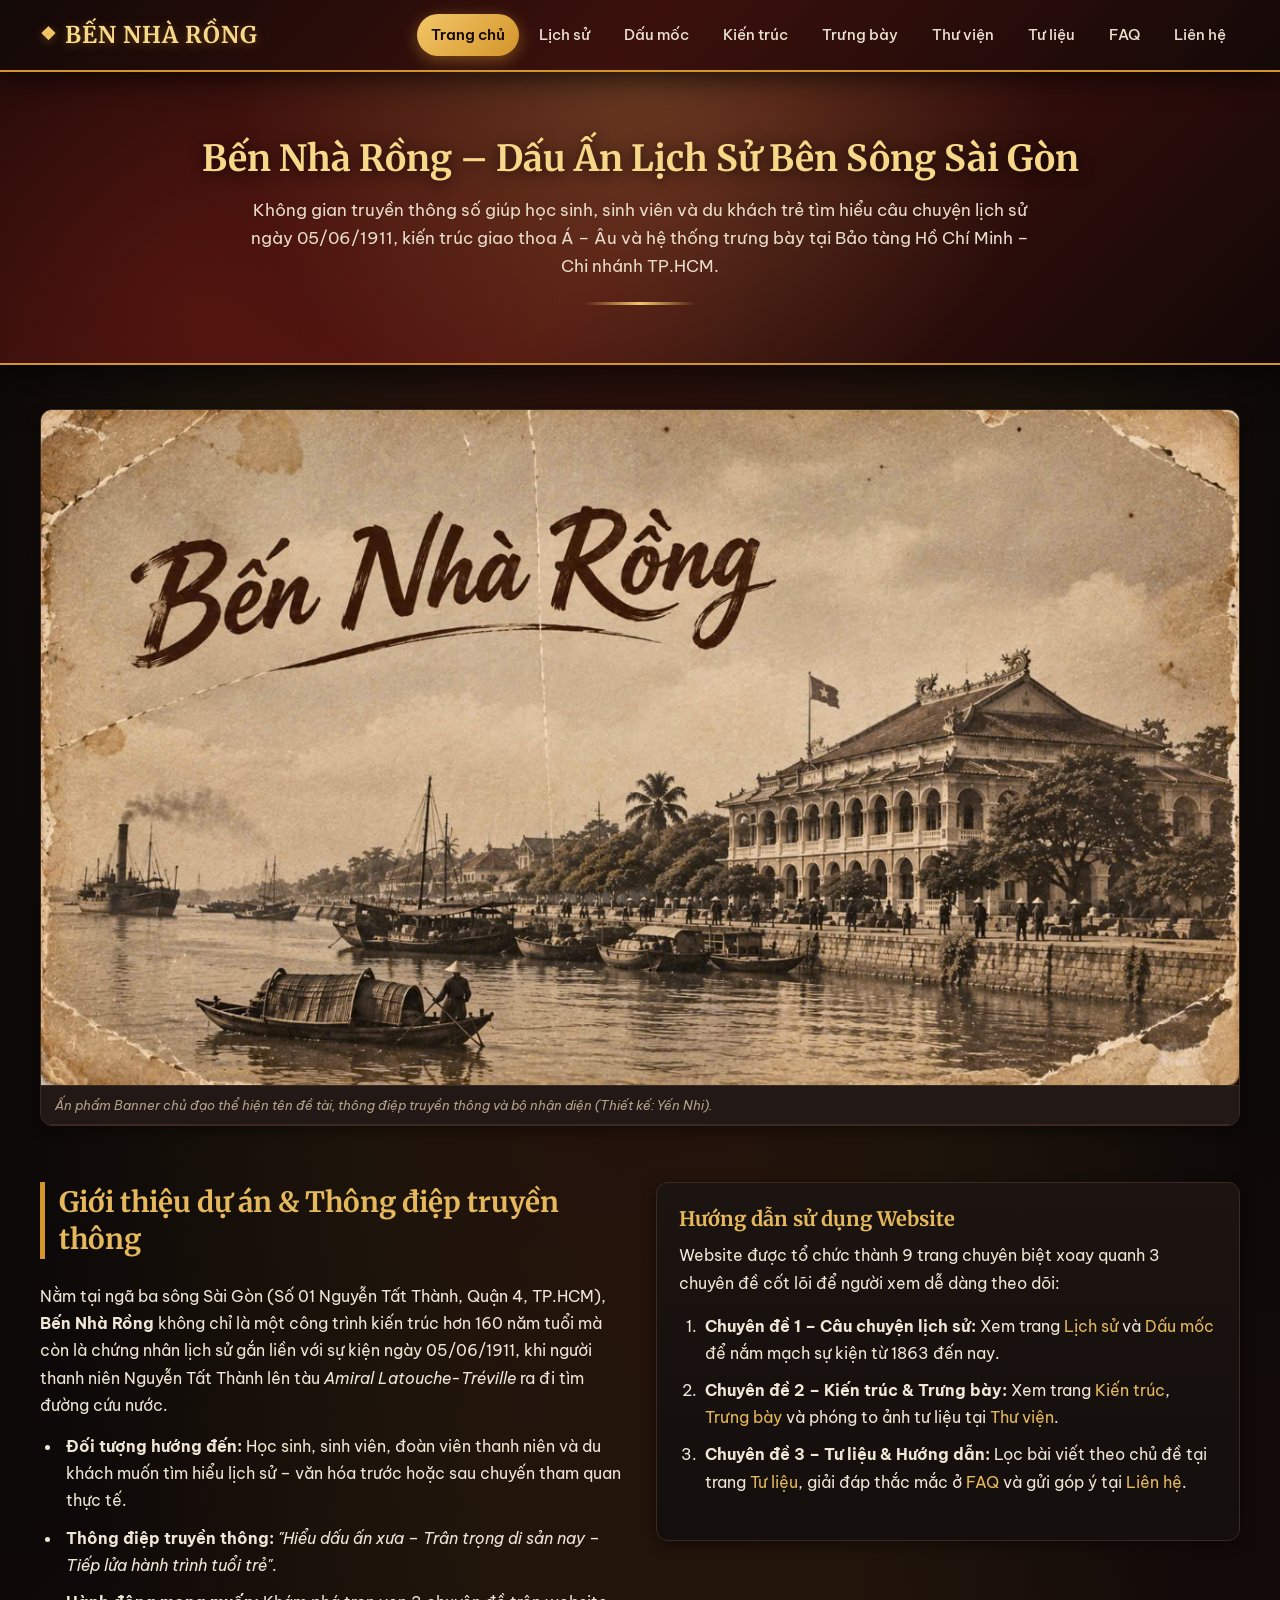
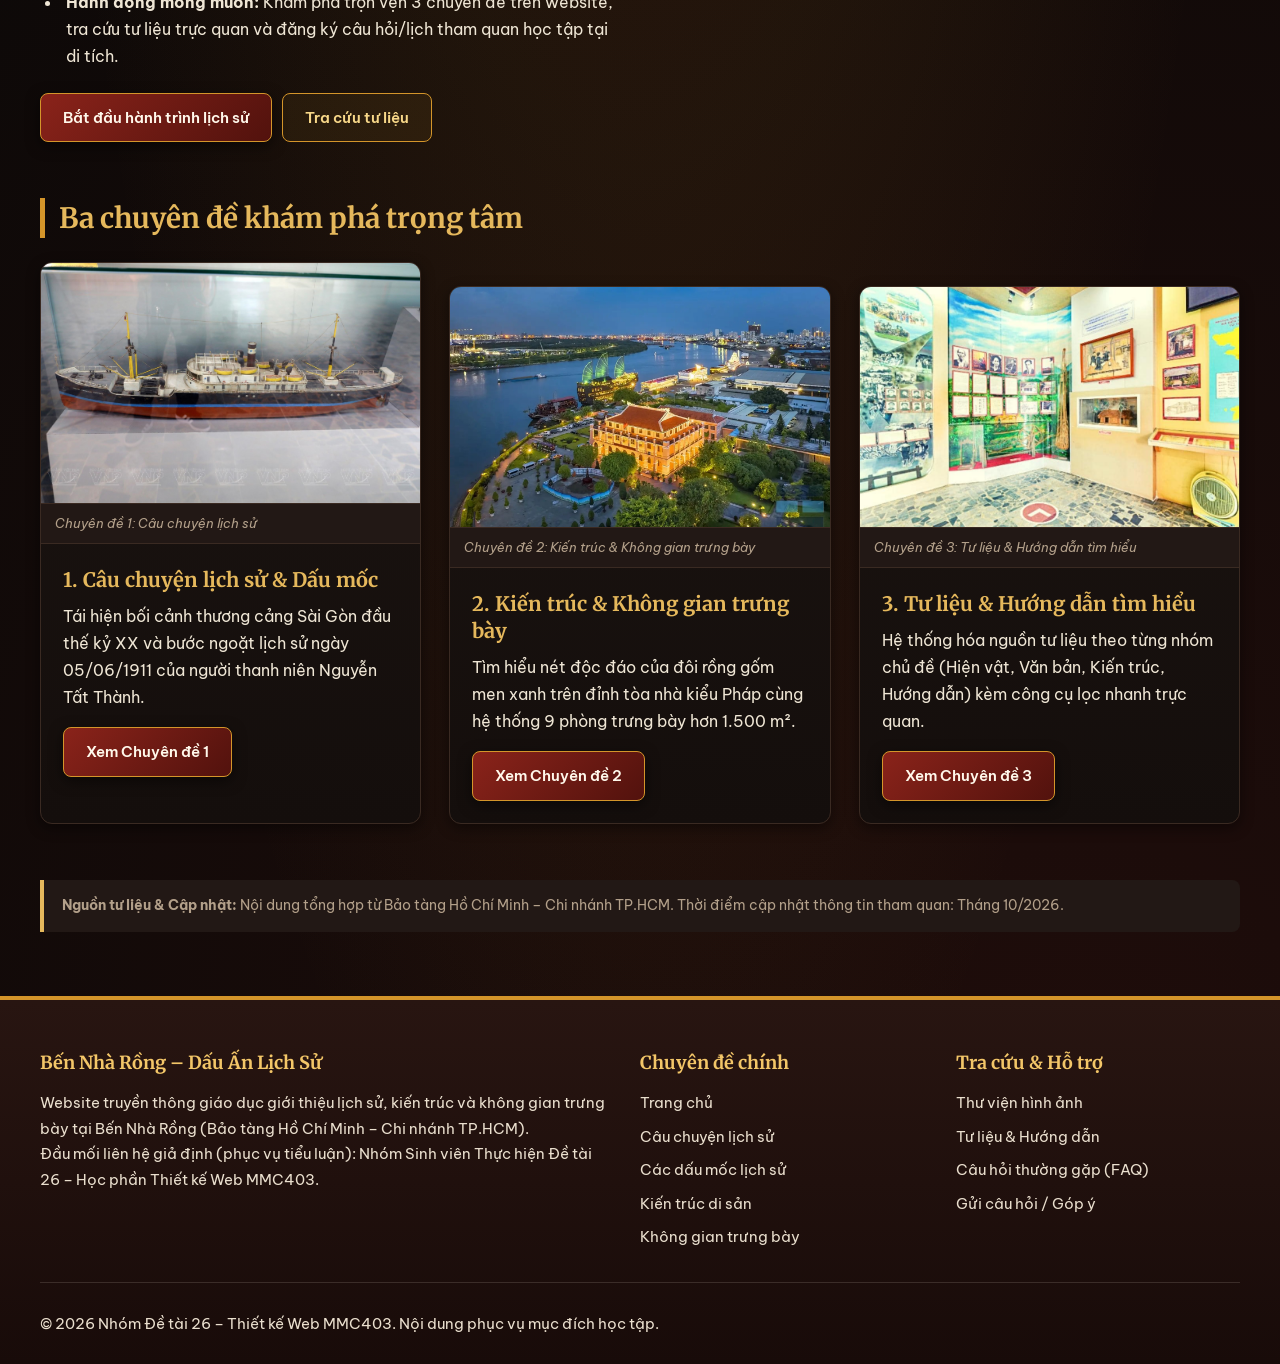
<file: index.html>
<!DOCTYPE html>
<html lang="vi">
<head>
  <meta charset="UTF-8">
  <meta name="viewport" content="width=device-width, initial-scale=1.0">
  <title>Trang Chủ - Bến Nhà Rồng Dấu Ấn Lịch Sử</title>
  <link rel="stylesheet" href="css/style.css">
</head>
<body>
  <header class="site-header">
    <div class="container header-inner">
      <a href="index.html" class="logo">BẾN NHÀ RỒNG</a>
      <nav class="main-nav" aria-label="Điều hướng chính">
        <ul>
          <li><a href="index.html" class="active" aria-current="page">Trang chủ</a></li>
          <li><a href="lich-su.html">Lịch sử</a></li>
          <li><a href="dau-moc.html">Dấu mốc</a></li>
          <li><a href="kien-truc.html">Kiến trúc</a></li>
          <li><a href="trung-bay.html">Trưng bày</a></li>
          <li><a href="thu-vien.html">Thư viện</a></li>
          <li><a href="tu-lieu.html">Tư liệu</a></li>
          <li><a href="faq.html">FAQ</a></li>
          <li><a href="lien-he.html">Liên hệ</a></li>
        </ul>
      </nav>
    </div>
  </header>

  <main>
    <section class="page-banner">
      <div class="container">
        <h1>Bến Nhà Rồng – Dấu Ấn Lịch Sử Bên Sông Sài Gòn</h1>
        <p>Không gian truyền thông số giúp học sinh, sinh viên và du khách trẻ tìm hiểu câu chuyện lịch sử ngày 05/06/1911, kiến trúc giao thoa Á – Âu và hệ thống trưng bày tại Bảo tàng Hồ Chí Minh – Chi nhánh TP.HCM.</p>
      </div>
    </section>

    <div class="container">
      <section>
        <div class="card">
          <figure>
            <img src="images/banner-ben-nha-rong.jpg" class="img-full" alt="Banner chủ đạo Bến Nhà Rồng Dấu Ấn Lịch Sử - Nơi khởi nguồn hành trình tìm đường cứu nước">
            <figcaption>Ấn phẩm Banner chủ đạo thể hiện tên đề tài, thông điệp truyền thông và bộ nhận diện (Thiết kế: Yến Nhi).</figcaption>
          </figure>
        </div>
      </section>

      <section class="grid-2">
        <div>
          <h2 class="section-title">Giới thiệu dự án & Thông điệp truyền thông</h2>
          <p>Nằm tại ngã ba sông Sài Gòn (Số 01 Nguyễn Tất Thành, Quận 4, TP.HCM), <strong>Bến Nhà Rồng</strong> không chỉ là một công trình kiến trúc hơn 160 năm tuổi mà còn là chứng nhân lịch sử gắn liền với sự kiện ngày 05/06/1911, khi người thanh niên Nguyễn Tất Thành lên tàu <em>Amiral Latouche-Tréville</em> ra đi tìm đường cứu nước.</p>
          <ul class="feature-list">
            <li><strong>Đối tượng hướng đến:</strong> Học sinh, sinh viên, đoàn viên thanh niên và du khách muốn tìm hiểu lịch sử – văn hóa trước hoặc sau chuyến tham quan thực tế.</li>
            <li><strong>Thông điệp truyền thông:</strong> <em>"Hiểu dấu ấn xưa – Trân trọng di sản nay – Tiếp lửa hành trình tuổi trẻ"</em>.</li>
            <li><strong>Hành động mong muốn:</strong> Khám phá trọn vẹn 3 chuyên đề trên website, tra cứu tư liệu trực quan và đăng ký câu hỏi/lịch tham quan học tập tại di tích.</li>
          </ul>
          <div class="btn-group">
            <a href="lich-su.html" class="btn">Bắt đầu hành trình lịch sử</a>
            <a href="tu-lieu.html" class="btn btn-outline">Tra cứu tư liệu</a>
          </div>
        </div>
        <div class="card">
          <div class="card-body">
            <h3>Hướng dẫn sử dụng Website</h3>
            <p>Website được tổ chức thành 9 trang chuyên biệt xoay quanh 3 chuyên đề cốt lõi để người xem dễ dàng theo dõi:</p>
            <ol class="feature-list">
              <li><strong>Chuyên đề 1 – Câu chuyện lịch sử:</strong> Xem trang <a href="lich-su.html">Lịch sử</a> và <a href="dau-moc.html">Dấu mốc</a> để nắm mạch sự kiện từ 1863 đến nay.</li>
              <li><strong>Chuyên đề 2 – Kiến trúc & Trưng bày:</strong> Xem trang <a href="kien-truc.html">Kiến trúc</a>, <a href="trung-bay.html">Trưng bày</a> và phóng to ảnh tư liệu tại <a href="thu-vien.html">Thư viện</a>.</li>
              <li><strong>Chuyên đề 3 – Tư liệu & Hướng dẫn:</strong> Lọc bài viết theo chủ đề tại trang <a href="tu-lieu.html">Tư liệu</a>, giải đáp thắc mắc ở <a href="faq.html">FAQ</a> và gửi góp ý tại <a href="lien-he.html">Liên hệ</a>.</li>
            </ol>
          </div>
        </div>
      </section>

      <section>
        <h2 class="section-title">Ba chuyên đề khám phá trọng tâm</h2>
        <div class="grid-3">
          <article class="card">
            <figure>
              <img src="images/mo-hinh-tau-latouche.jpg" alt="Mô hình tàu buôn Amiral Latouche-Tréville gắn với sự kiện năm 1911">
              <figcaption>Chuyên đề 1: Câu chuyện lịch sử</figcaption>
            </figure>
            <div class="card-body">
              <h3>1. Câu chuyện lịch sử & Dấu mốc</h3>
              <p>Tái hiện bối cảnh thương cảng Sài Gòn đầu thế kỷ XX và bước ngoặt lịch sử ngày 05/06/1911 của người thanh niên Nguyễn Tất Thành.</p>
              <a href="lich-su.html" class="btn">Xem Chuyên đề 1</a>
            </div>
          </article>

          <article class="card">
            <figure>
              <img src="images/kien-truc-toan-canh.jpg" alt="Kiến trúc tòa nhà Bến Nhà Rồng với mái ngói đỏ và đôi rồng chầu nguyệt">
              <figcaption>Chuyên đề 2: Kiến trúc & Không gian trưng bày</figcaption>
            </figure>
            <div class="card-body">
              <h3>2. Kiến trúc & Không gian trưng bày</h3>
              <p>Tìm hiểu nét độc đáo của đôi rồng gốm men xanh trên đỉnh tòa nhà kiểu Pháp cùng hệ thống 9 phòng trưng bày hơn 1.500 m².</p>
              <a href="kien-truc.html" class="btn">Xem Chuyên đề 2</a>
            </div>
          </article>

          <article class="card">
            <figure>
              <img src="images/phong-trung-bay-1.jpg" alt="Tư liệu và hiện vật trưng bày phục vụ học tập tại Bến Nhà Rồng">
              <figcaption>Chuyên đề 3: Tư liệu & Hướng dẫn tìm hiểu</figcaption>
            </figure>
            <div class="card-body">
              <h3>3. Tư liệu & Hướng dẫn tìm hiểu</h3>
              <p>Hệ thống hóa nguồn tư liệu theo từng nhóm chủ đề (Hiện vật, Văn bản, Kiến trúc, Hướng dẫn) kèm công cụ lọc nhanh trực quan.</p>
              <a href="tu-lieu.html" class="btn">Xem Chuyên đề 3</a>
            </div>
          </article>
        </div>
      </section>

      <p class="source-note">
        <strong>Nguồn tư liệu & Cập nhật:</strong> Nội dung tổng hợp từ Bảo tàng Hồ Chí Minh – Chi nhánh TP.HCM. Thời điểm cập nhật thông tin tham quan: Tháng 10/2026.
      </p>
    </div>
  </main>

  <footer class="site-footer">
    <div class="container">
      <div class="footer-grid">
        <div>
          <h4>Bến Nhà Rồng – Dấu Ấn Lịch Sử</h4>
          <p>Website truyền thông giáo dục giới thiệu lịch sử, kiến trúc và không gian trưng bày tại Bến Nhà Rồng (Bảo tàng Hồ Chí Minh – Chi nhánh TP.HCM).</p>
          <p>Đầu mối liên hệ giả định (phục vụ tiểu luận): Nhóm Sinh viên Thực hiện Đề tài 26 – Học phần Thiết kế Web MMC403.</p>
        </div>
        <div>
          <h4>Chuyên đề chính</h4>
          <ul>
            <li><a href="index.html">Trang chủ</a></li>
            <li><a href="lich-su.html">Câu chuyện lịch sử</a></li>
            <li><a href="dau-moc.html">Các dấu mốc lịch sử</a></li>
            <li><a href="kien-truc.html">Kiến trúc di sản</a></li>
            <li><a href="trung-bay.html">Không gian trưng bày</a></li>
          </ul>
        </div>
        <div>
          <h4>Tra cứu & Hỗ trợ</h4>
          <ul>
            <li><a href="thu-vien.html">Thư viện hình ảnh</a></li>
            <li><a href="tu-lieu.html">Tư liệu & Hướng dẫn</a></li>
            <li><a href="faq.html">Câu hỏi thường gặp (FAQ)</a></li>
            <li><a href="lien-he.html">Gửi câu hỏi / Góp ý</a></li>
          </ul>
        </div>
      </div>
      <p>&copy; 2026 Nhóm Đề tài 26 – Thiết kế Web MMC403. Nội dung phục vụ mục đích học tập.</p>
    </div>
  </footer>
</body>
</html>
</file>
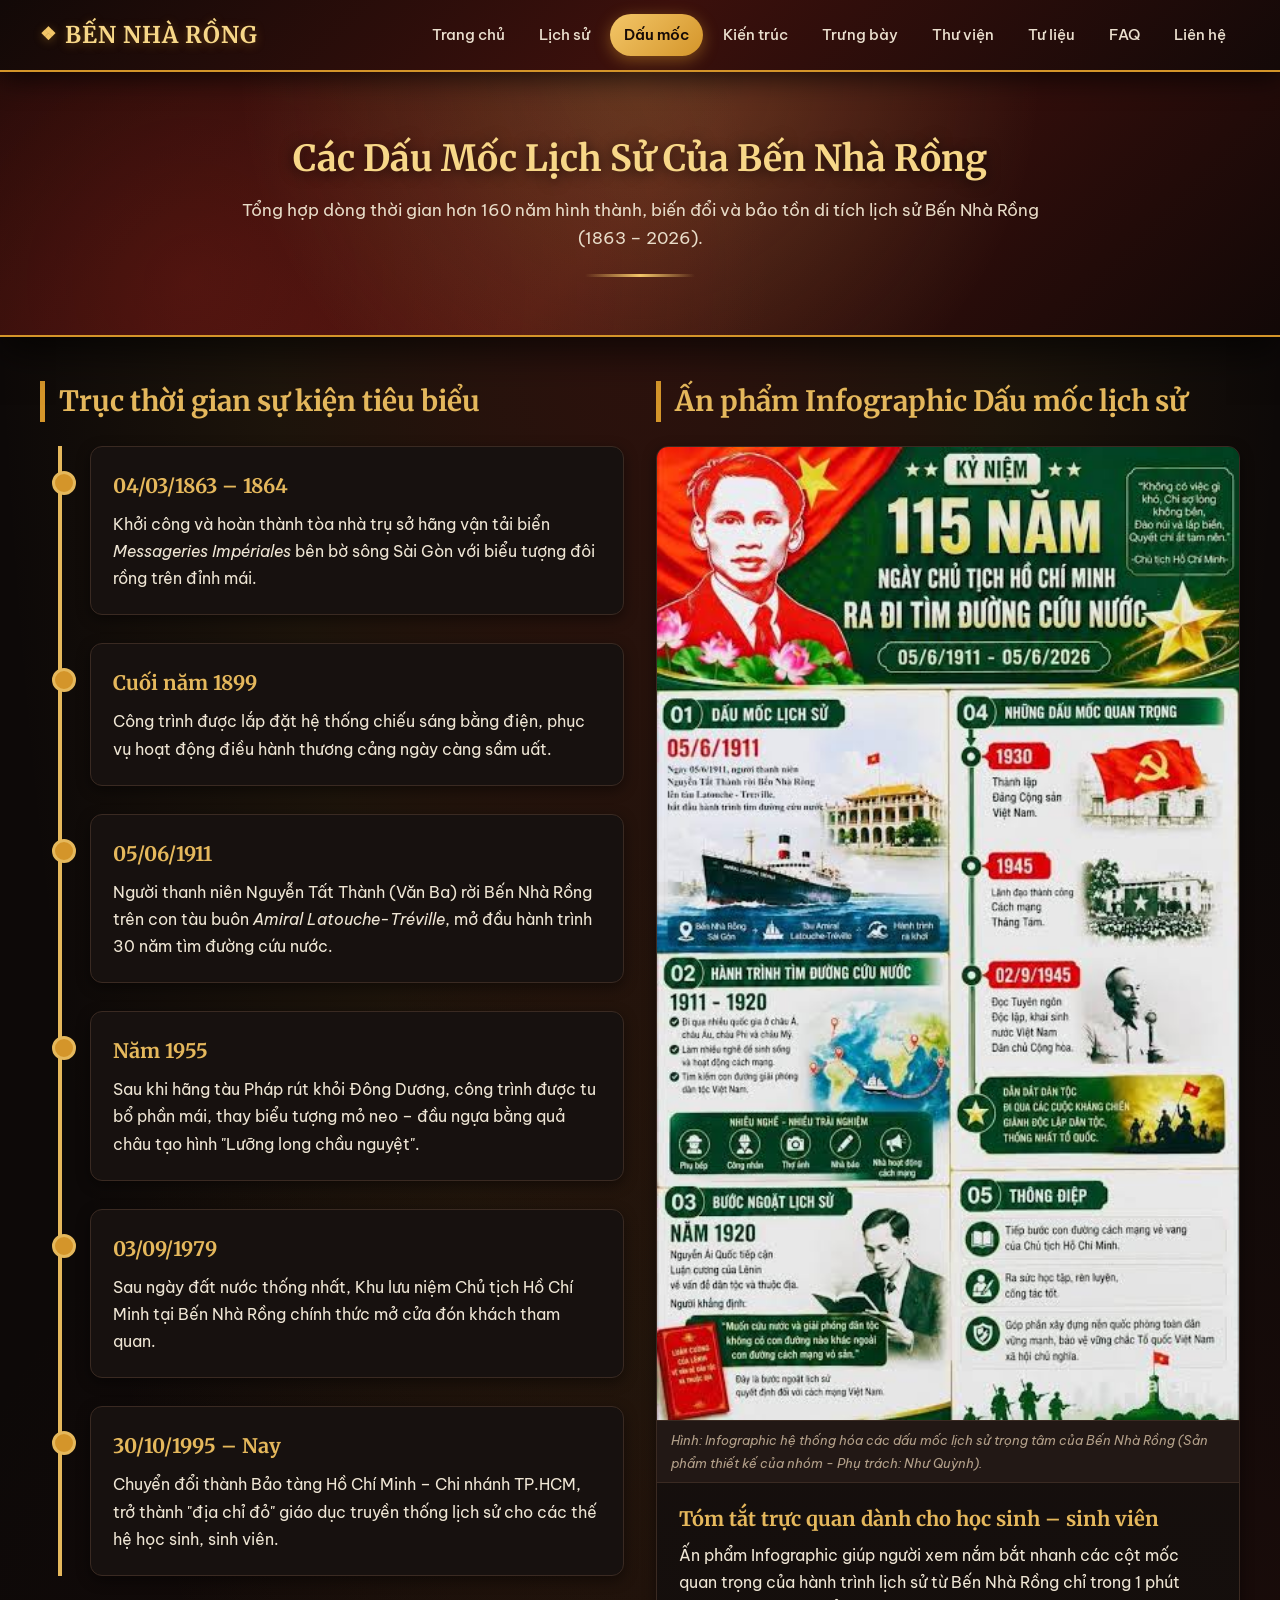
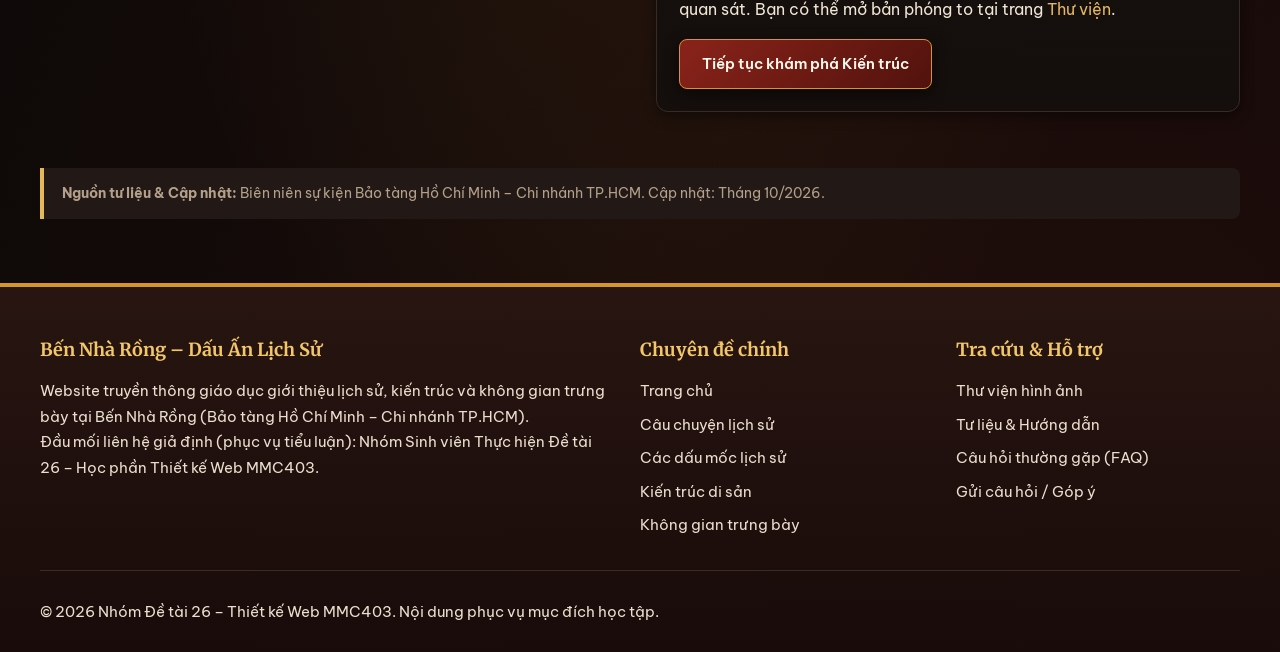
<file: dau-moc.html>
<!DOCTYPE html>
<html lang="vi">
<head>
  <meta charset="UTF-8">
  <meta name="viewport" content="width=device-width, initial-scale=1.0">
  <title>Các Dấu Mốc Lịch Sử - Bến Nhà Rồng Dấu Ấn Lịch Sử</title>
  <link rel="stylesheet" href="css/style.css">
</head>
<body>
  <header class="site-header">
    <div class="container header-inner">
      <a href="index.html" class="logo">BẾN NHÀ RỒNG</a>
      <nav class="main-nav" aria-label="Điều hướng chính">
        <ul>
          <li><a href="index.html">Trang chủ</a></li>
          <li><a href="lich-su.html">Lịch sử</a></li>
          <li><a href="dau-moc.html" class="active" aria-current="page">Dấu mốc</a></li>
          <li><a href="kien-truc.html">Kiến trúc</a></li>
          <li><a href="trung-bay.html">Trưng bày</a></li>
          <li><a href="thu-vien.html">Thư viện</a></li>
          <li><a href="tu-lieu.html">Tư liệu</a></li>
          <li><a href="faq.html">FAQ</a></li>
          <li><a href="lien-he.html">Liên hệ</a></li>
        </ul>
      </nav>
    </div>
  </header>

  <main>
    <section class="page-banner">
      <div class="container">
        <h1>Các Dấu Mốc Lịch Sử Của Bến Nhà Rồng</h1>
        <p>Tổng hợp dòng thời gian hơn 160 năm hình thành, biến đổi và bảo tồn di tích lịch sử Bến Nhà Rồng (1863 – 2026).</p>
      </div>
    </section>

    <div class="container">
      <section class="grid-2">
        <div>
          <h2 class="section-title">Trục thời gian sự kiện tiêu biểu</h2>
          <div class="timeline">
            <div class="timeline-item">
              <div class="timeline-year">04/03/1863 – 1864</div>
              <p>Khởi công và hoàn thành tòa nhà trụ sở hãng vận tải biển <em>Messageries Impériales</em> bên bờ sông Sài Gòn với biểu tượng đôi rồng trên đỉnh mái.</p>
            </div>
            <div class="timeline-item">
              <div class="timeline-year">Cuối năm 1899</div>
              <p>Công trình được lắp đặt hệ thống chiếu sáng bằng điện, phục vụ hoạt động điều hành thương cảng ngày càng sầm uất.</p>
            </div>
            <div class="timeline-item">
              <div class="timeline-year">05/06/1911</div>
              <p>Người thanh niên Nguyễn Tất Thành (Văn Ba) rời Bến Nhà Rồng trên con tàu buôn <em>Amiral Latouche-Tréville</em>, mở đầu hành trình 30 năm tìm đường cứu nước.</p>
            </div>
            <div class="timeline-item">
              <div class="timeline-year">Năm 1955</div>
              <p>Sau khi hãng tàu Pháp rút khỏi Đông Dương, công trình được tu bổ phần mái, thay biểu tượng mỏ neo – đầu ngựa bằng quả châu tạo hình "Lưỡng long chầu nguyệt".</p>
            </div>
            <div class="timeline-item">
              <div class="timeline-year">03/09/1979</div>
              <p>Sau ngày đất nước thống nhất, Khu lưu niệm Chủ tịch Hồ Chí Minh tại Bến Nhà Rồng chính thức mở cửa đón khách tham quan.</p>
            </div>
            <div class="timeline-item">
              <div class="timeline-year">30/10/1995 – Nay</div>
              <p>Chuyển đổi thành Bảo tàng Hồ Chí Minh – Chi nhánh TP.HCM, trở thành "địa chỉ đỏ" giáo dục truyền thống lịch sử cho các thế hệ học sinh, sinh viên.</p>
            </div>
          </div>
        </div>

        <div>
          <h2 class="section-title">Ấn phẩm Infographic Dấu mốc lịch sử</h2>
          <div class="card">
            <figure>
              <img src="images/infographic-dau-moc.jpg" class="img-full" alt="Infographic tóm tắt các dấu mốc lịch sử Bến Nhà Rồng từ năm 1863 đến nay">
              <figcaption>Hình: Infographic hệ thống hóa các dấu mốc lịch sử trọng tâm của Bến Nhà Rồng (Sản phẩm thiết kế của nhóm - Phụ trách: Như Quỳnh).</figcaption>
            </figure>
            <div class="card-body">
              <h3>Tóm tắt trực quan dành cho học sinh – sinh viên</h3>
              <p>Ấn phẩm Infographic giúp người xem nắm bắt nhanh các cột mốc quan trọng của hành trình lịch sử từ Bến Nhà Rồng chỉ trong 1 phút quan sát. Bạn có thể mở bản phóng to tại trang <a href="thu-vien.html">Thư viện</a>.</p>
              <a href="kien-truc.html" class="btn">Tiếp tục khám phá Kiến trúc</a>
            </div>
          </div>
        </div>
      </section>

      <p class="source-note">
        <strong>Nguồn tư liệu & Cập nhật:</strong> Biên niên sự kiện Bảo tàng Hồ Chí Minh – Chi nhánh TP.HCM. Cập nhật: Tháng 10/2026.
      </p>
    </div>
  </main>

  <footer class="site-footer">
    <div class="container">
      <div class="footer-grid">
        <div>
          <h4>Bến Nhà Rồng – Dấu Ấn Lịch Sử</h4>
          <p>Website truyền thông giáo dục giới thiệu lịch sử, kiến trúc và không gian trưng bày tại Bến Nhà Rồng (Bảo tàng Hồ Chí Minh – Chi nhánh TP.HCM).</p>
          <p>Đầu mối liên hệ giả định (phục vụ tiểu luận): Nhóm Sinh viên Thực hiện Đề tài 26 – Học phần Thiết kế Web MMC403.</p>
        </div>
        <div>
          <h4>Chuyên đề chính</h4>
          <ul>
            <li><a href="index.html">Trang chủ</a></li>
            <li><a href="lich-su.html">Câu chuyện lịch sử</a></li>
            <li><a href="dau-moc.html">Các dấu mốc lịch sử</a></li>
            <li><a href="kien-truc.html">Kiến trúc di sản</a></li>
            <li><a href="trung-bay.html">Không gian trưng bày</a></li>
          </ul>
        </div>
        <div>
          <h4>Tra cứu & Hỗ trợ</h4>
          <ul>
            <li><a href="thu-vien.html">Thư viện hình ảnh</a></li>
            <li><a href="tu-lieu.html">Tư liệu & Hướng dẫn</a></li>
            <li><a href="faq.html">Câu hỏi thường gặp (FAQ)</a></li>
            <li><a href="lien-he.html">Gửi câu hỏi / Góp ý</a></li>
          </ul>
        </div>
      </div>
      <p>&copy; 2026 Nhóm Đề tài 26 – Thiết kế Web MMC403. Nội dung phục vụ mục đích học tập.</p>
    </div>
  </footer>
</body>
</html>
</file>
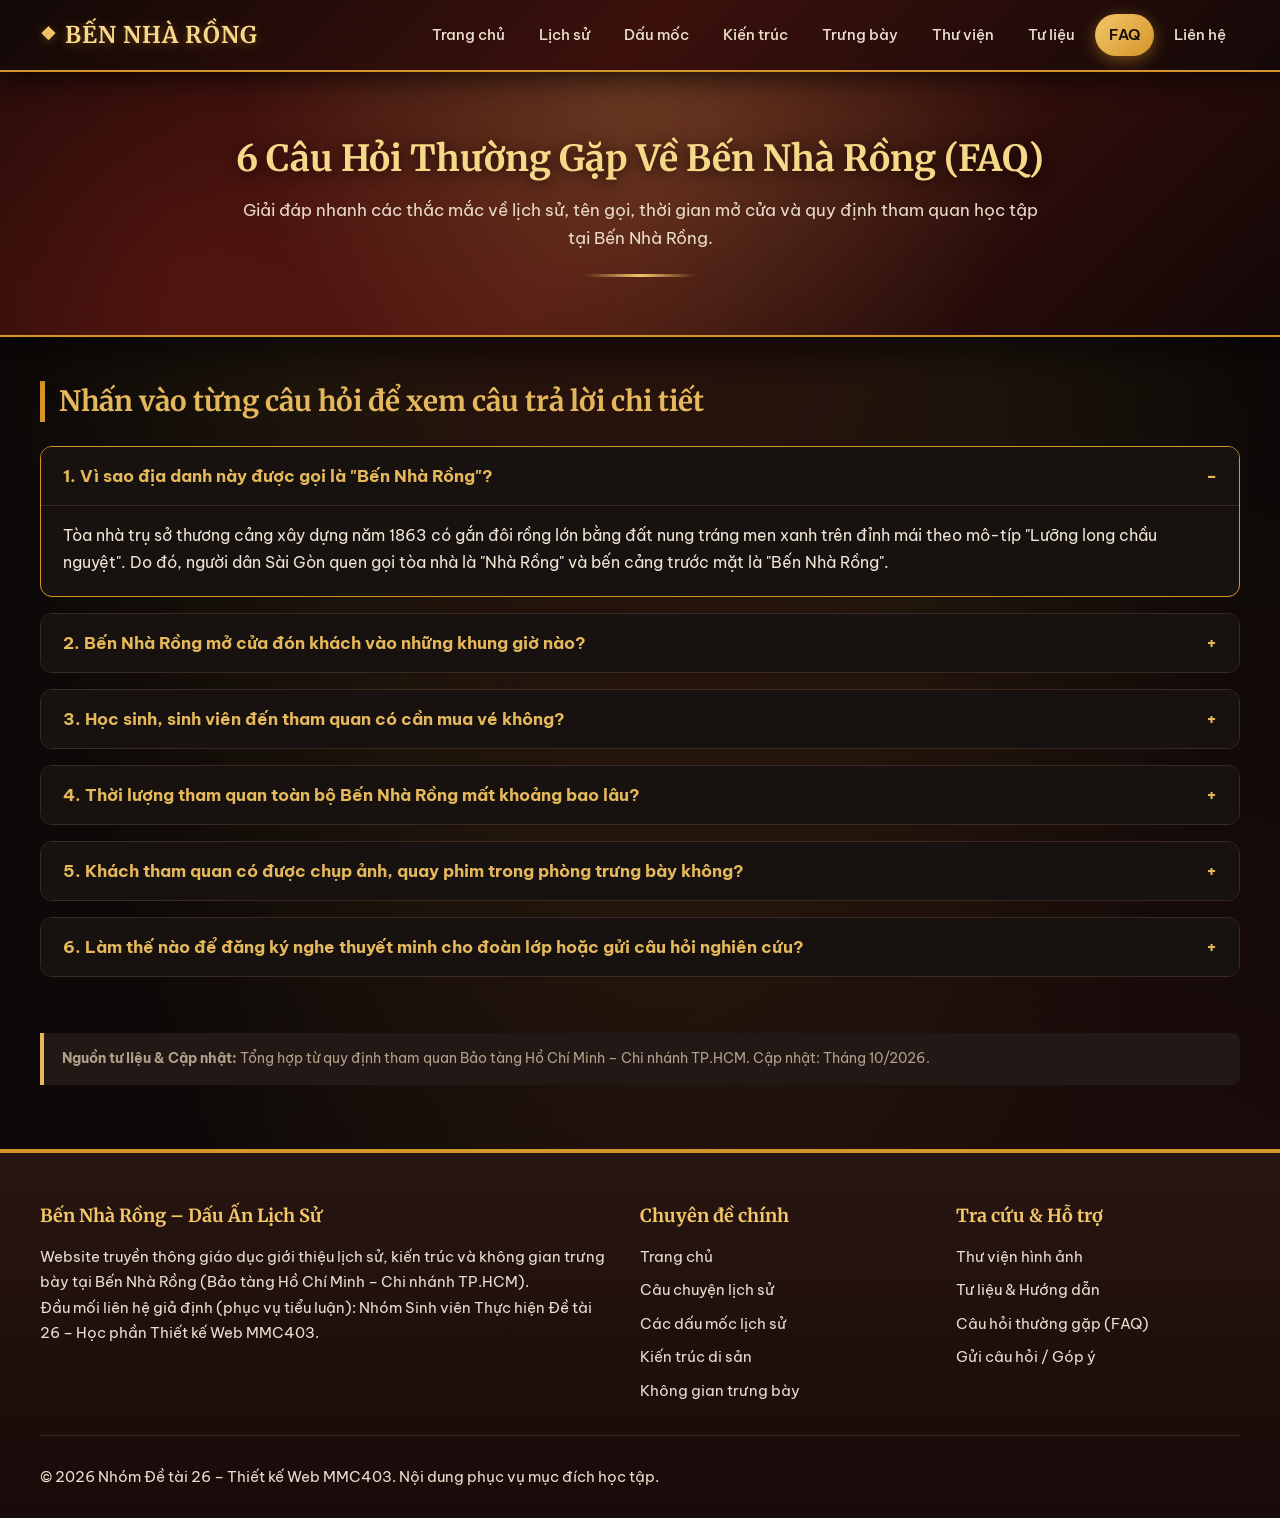
<file: faq.html>
<!DOCTYPE html>
<html lang="vi">
<head>
  <meta charset="UTF-8">
  <meta name="viewport" content="width=device-width, initial-scale=1.0">
  <title>Câu Hỏi Thường Gặp (FAQ) - Bến Nhà Rồng Dấu Ấn Lịch Sử</title>
  <link rel="stylesheet" href="css/style.css">
</head>
<body>
  <header class="site-header">
    <div class="container header-inner">
      <a href="index.html" class="logo">BẾN NHÀ RỒNG</a>
      <nav class="main-nav" aria-label="Điều hướng chính">
        <ul>
          <li><a href="index.html">Trang chủ</a></li>
          <li><a href="lich-su.html">Lịch sử</a></li>
          <li><a href="dau-moc.html">Dấu mốc</a></li>
          <li><a href="kien-truc.html">Kiến trúc</a></li>
          <li><a href="trung-bay.html">Trưng bày</a></li>
          <li><a href="thu-vien.html">Thư viện</a></li>
          <li><a href="tu-lieu.html">Tư liệu</a></li>
          <li><a href="faq.html" class="active" aria-current="page">FAQ</a></li>
          <li><a href="lien-he.html">Liên hệ</a></li>
        </ul>
      </nav>
    </div>
  </header>

  <main>
    <section class="page-banner">
      <div class="container">
        <h1>6 Câu Hỏi Thường Gặp Về Bến Nhà Rồng (FAQ)</h1>
        <p>Giải đáp nhanh các thắc mắc về lịch sử, tên gọi, thời gian mở cửa và quy định tham quan học tập tại Bến Nhà Rồng.</p>
      </div>
    </section>

    <div class="container">
      <section>
        <h2 class="section-title">Nhấn vào từng câu hỏi để xem câu trả lời chi tiết</h2>
        <div class="faq-list" id="faqList">
          <div class="faq-item open">
            <button type="button" class="faq-question" aria-expanded="true">
              <span>1. Vì sao địa danh này được gọi là "Bến Nhà Rồng"?</span>
              <span class="faq-icon" aria-hidden="true">−</span>
            </button>
            <div class="faq-answer">
              <p>Tòa nhà trụ sở thương cảng xây dựng năm 1863 có gắn đôi rồng lớn bằng đất nung tráng men xanh trên đỉnh mái theo mô-típ "Lưỡng long chầu nguyệt". Do đó, người dân Sài Gòn quen gọi tòa nhà là "Nhà Rồng" và bến cảng trước mặt là "Bến Nhà Rồng".</p>
            </div>
          </div>

          <div class="faq-item">
            <button type="button" class="faq-question" aria-expanded="false">
              <span>2. Bến Nhà Rồng mở cửa đón khách vào những khung giờ nào?</span>
              <span class="faq-icon" aria-hidden="true">+</span>
            </button>
            <div class="faq-answer">
              <p>Bảo tàng mở cửa từ Thứ Ba đến Chủ Nhật hằng tuần (Buổi sáng: 07g30 – 11g30; Buổi chiều: 13g30 – 17g00). Thứ Hai bảo tàng đóng cửa để thực hiện công tác bảo dưỡng, vệ sinh hiện vật định kỳ.</p>
            </div>
          </div>

          <div class="faq-item">
            <button type="button" class="faq-question" aria-expanded="false">
              <span>3. Học sinh, sinh viên đến tham quan có cần mua vé không?</span>
              <span class="faq-icon" aria-hidden="true">+</span>
            </button>
            <div class="faq-answer">
              <p>Công dân Việt Nam, đặc biệt là học sinh, sinh viên và các đoàn học tập truyền thống được miễn phí vé vào cổng. Bạn nên mang theo thẻ học sinh/sinh viên và liên hệ trước nếu đi theo đoàn đông người cần thuyết minh viên.</p>
            </div>
          </div>

          <div class="faq-item">
            <button type="button" class="faq-question" aria-expanded="false">
              <span>4. Thời lượng tham quan toàn bộ Bến Nhà Rồng mất khoảng bao lâu?</span>
              <span class="faq-icon" aria-hidden="true">+</span>
            </button>
            <div class="faq-answer">
              <p>Một lộ trình tham quan tiêu chuẩn (gồm khuôn viên Tượng đài Nguyễn Tất Thành, quan sát kiến trúc bên ngoài và đi qua hệ thống các phòng trưng bày chuyên đề bên trong) thường kéo dài từ 60 đến 90 phút.</p>
            </div>
          </div>

          <div class="faq-item">
            <button type="button" class="faq-question" aria-expanded="false">
              <span>5. Khách tham quan có được chụp ảnh, quay phim trong phòng trưng bày không?</span>
              <span class="faq-icon" aria-hidden="true">+</span>
            </button>
            <div class="faq-answer">
              <p>Du khách được phép chụp ảnh lưu niệm tại khuôn viên ngoài trời và một số khu vực cho phép bên trong, nhưng không sử dụng đèn flash chiếu trực tiếp vào tài liệu giấy cổ và tuyệt đối không chạm tay vào hiện vật trưng bày.</p>
            </div>
          </div>

          <div class="faq-item">
            <button type="button" class="faq-question" aria-expanded="false">
              <span>6. Làm thế nào để đăng ký nghe thuyết minh cho đoàn lớp hoặc gửi câu hỏi nghiên cứu?</span>
              <span class="faq-icon" aria-hidden="true">+</span>
            </button>
            <div class="faq-answer">
              <p>Bạn có thể truy cập trực tiếp trang <a href="lien-he.html">Liên hệ / Gửi câu hỏi</a> trên website này, điền đầy đủ thông tin và chọn chủ đề "Hướng dẫn tham quan theo đoàn" hoặc "Tra cứu tư liệu học tập / Tiểu luận".</p>
            </div>
          </div>
        </div>
      </section>

      <p class="source-note">
        <strong>Nguồn tư liệu & Cập nhật:</strong> Tổng hợp từ quy định tham quan Bảo tàng Hồ Chí Minh – Chi nhánh TP.HCM. Cập nhật: Tháng 10/2026.
      </p>
    </div>
  </main>

  <footer class="site-footer">
    <div class="container">
      <div class="footer-grid">
        <div>
          <h4>Bến Nhà Rồng – Dấu Ấn Lịch Sử</h4>
          <p>Website truyền thông giáo dục giới thiệu lịch sử, kiến trúc và không gian trưng bày tại Bến Nhà Rồng (Bảo tàng Hồ Chí Minh – Chi nhánh TP.HCM).</p>
          <p>Đầu mối liên hệ giả định (phục vụ tiểu luận): Nhóm Sinh viên Thực hiện Đề tài 26 – Học phần Thiết kế Web MMC403.</p>
        </div>
        <div>
          <h4>Chuyên đề chính</h4>
          <ul>
            <li><a href="index.html">Trang chủ</a></li>
            <li><a href="lich-su.html">Câu chuyện lịch sử</a></li>
            <li><a href="dau-moc.html">Các dấu mốc lịch sử</a></li>
            <li><a href="kien-truc.html">Kiến trúc di sản</a></li>
            <li><a href="trung-bay.html">Không gian trưng bày</a></li>
          </ul>
        </div>
        <div>
          <h4>Tra cứu & Hỗ trợ</h4>
          <ul>
            <li><a href="thu-vien.html">Thư viện hình ảnh</a></li>
            <li><a href="tu-lieu.html">Tư liệu & Hướng dẫn</a></li>
            <li><a href="faq.html">Câu hỏi thường gặp (FAQ)</a></li>
            <li><a href="lien-he.html">Gửi câu hỏi / Góp ý</a></li>
          </ul>
        </div>
      </div>
      <p>&copy; 2026 Nhóm Đề tài 26 – Thiết kế Web MMC403. Nội dung phục vụ mục đích học tập.</p>
    </div>
  </footer>

  <script src="js/form-faq.js"></script>
</body>
</html>
</file>
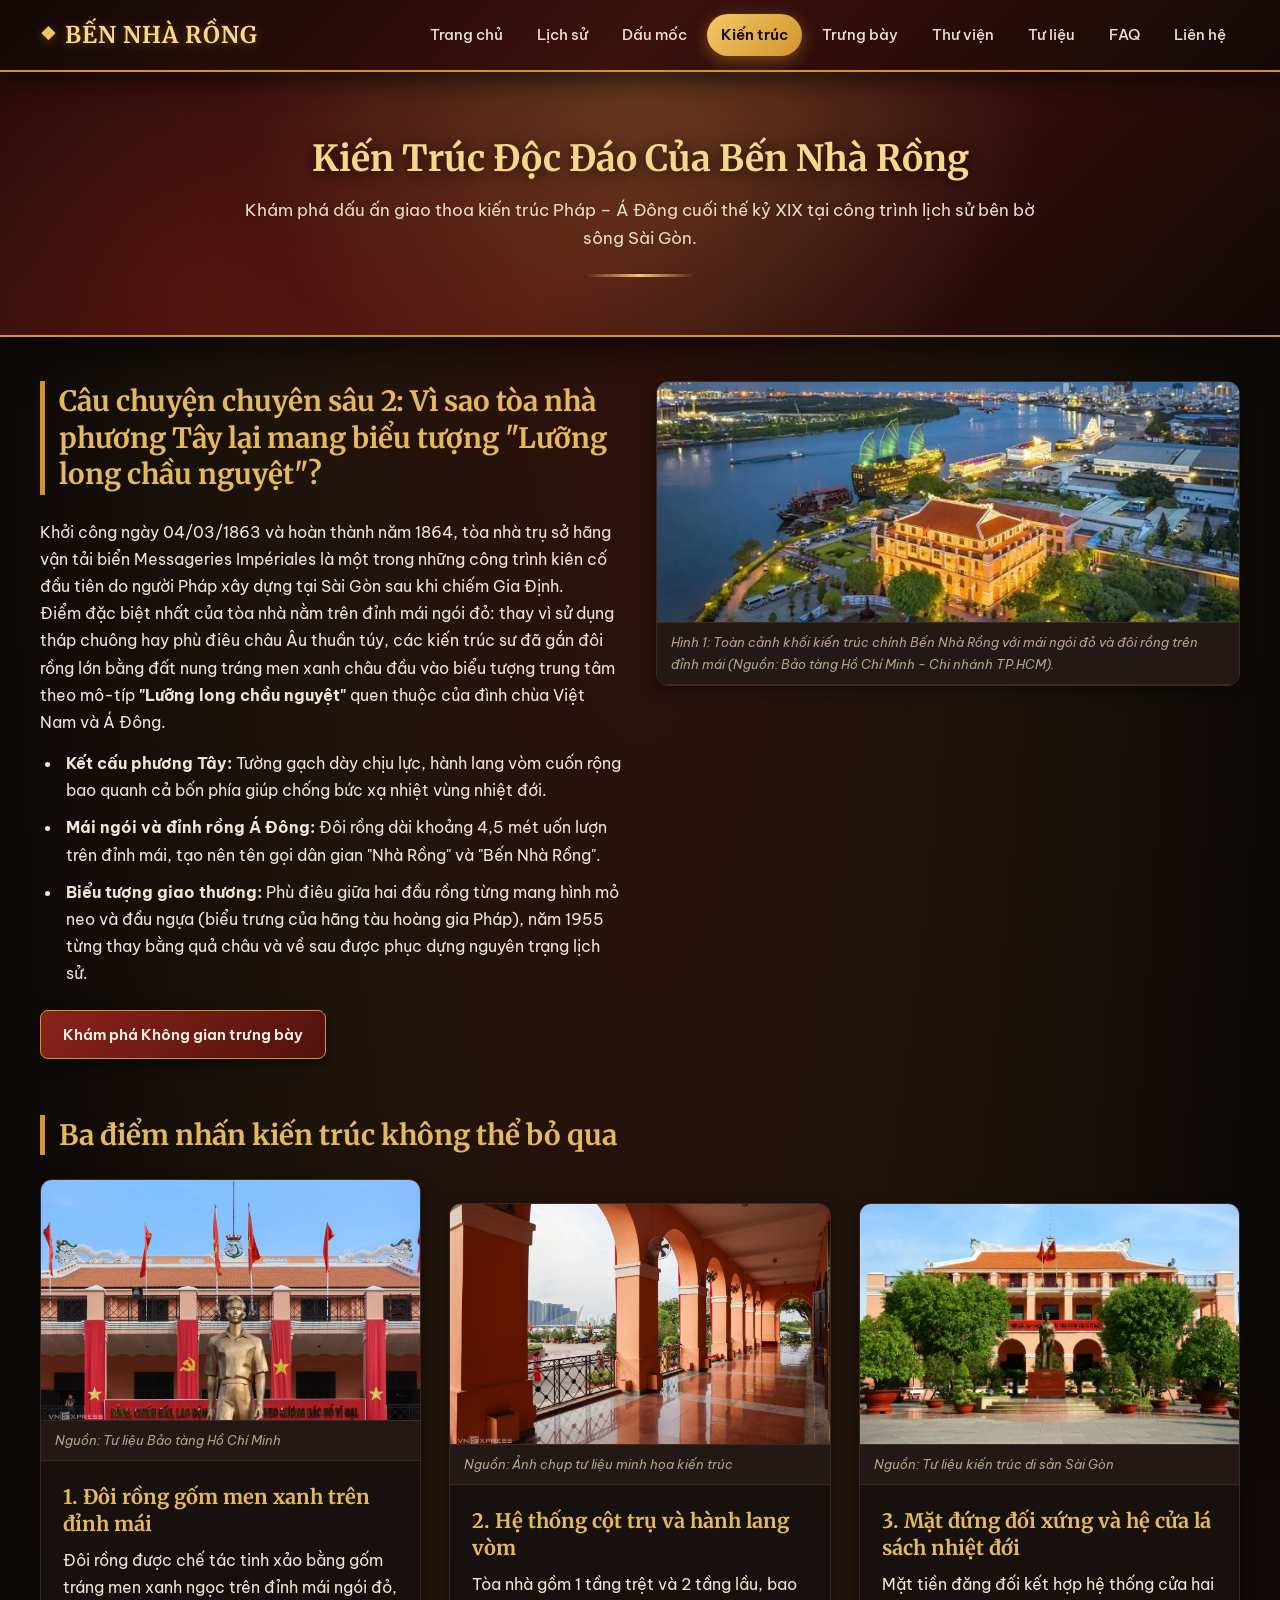
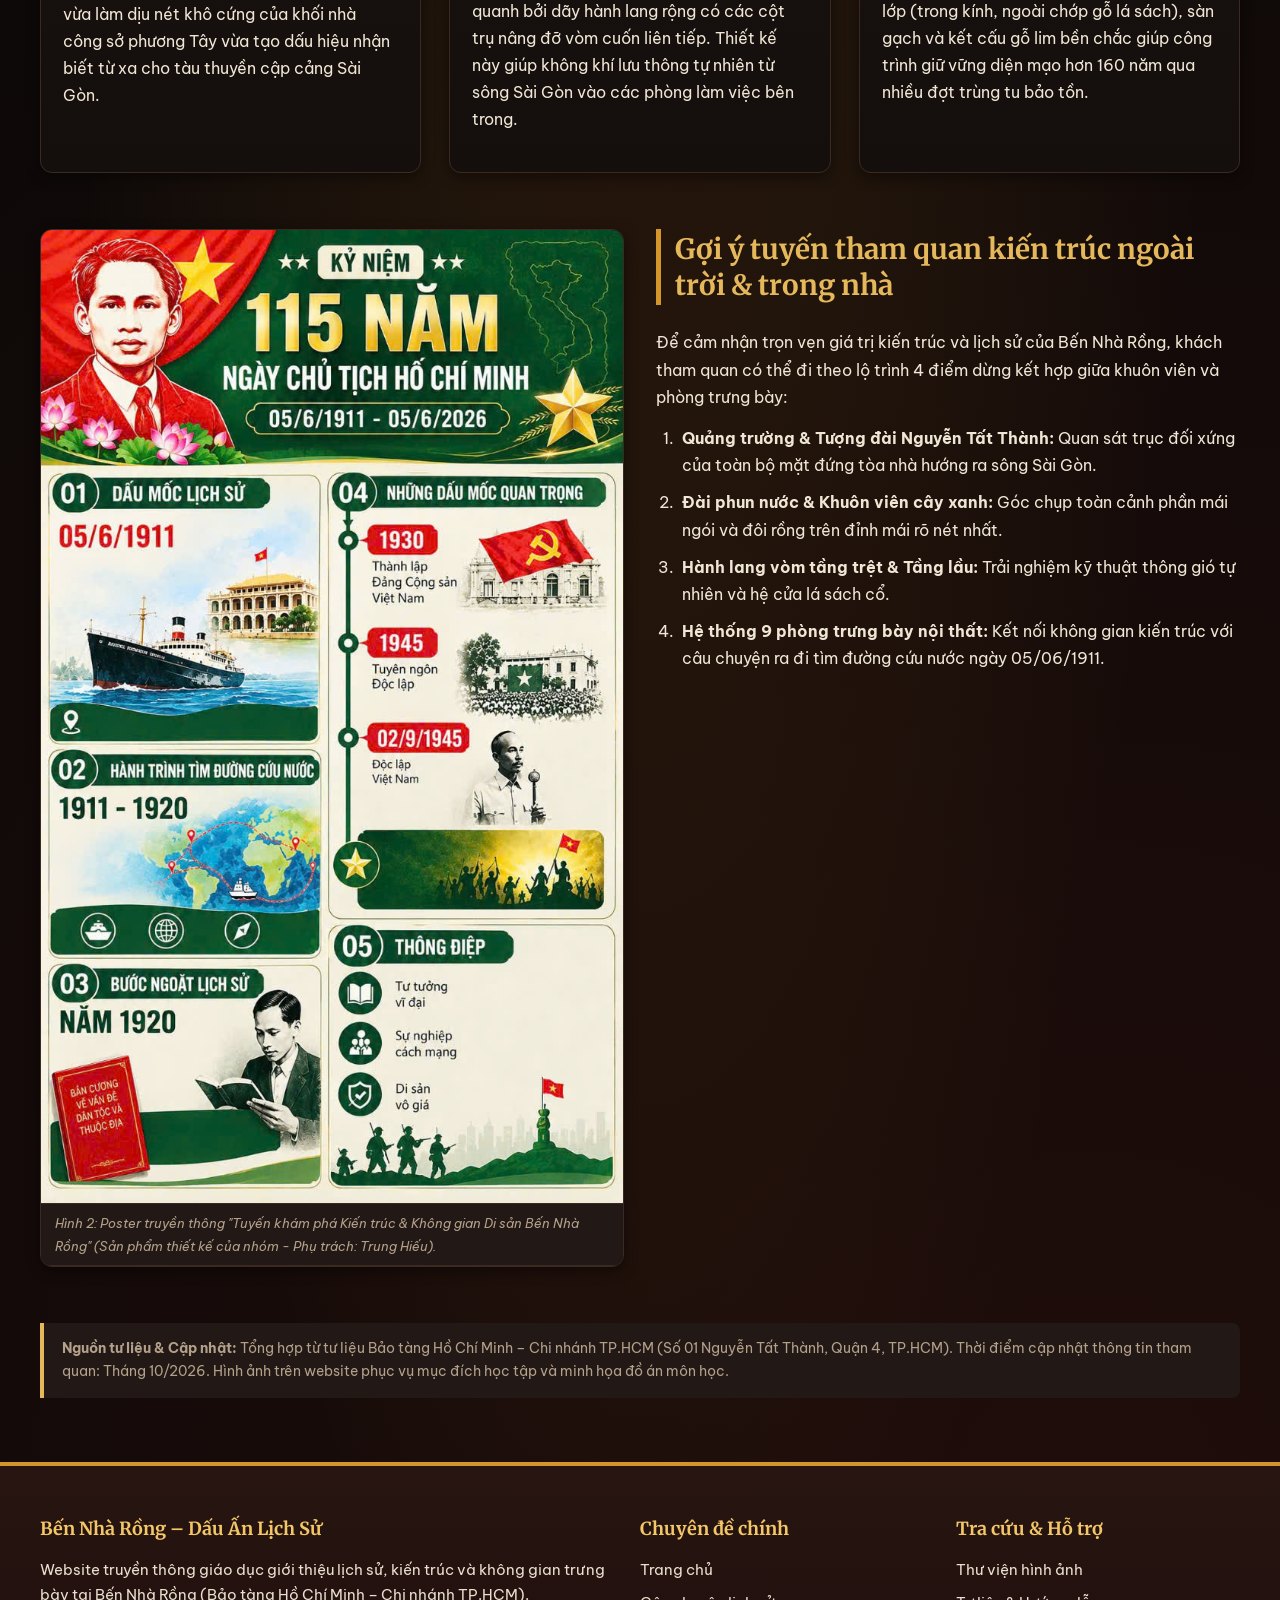
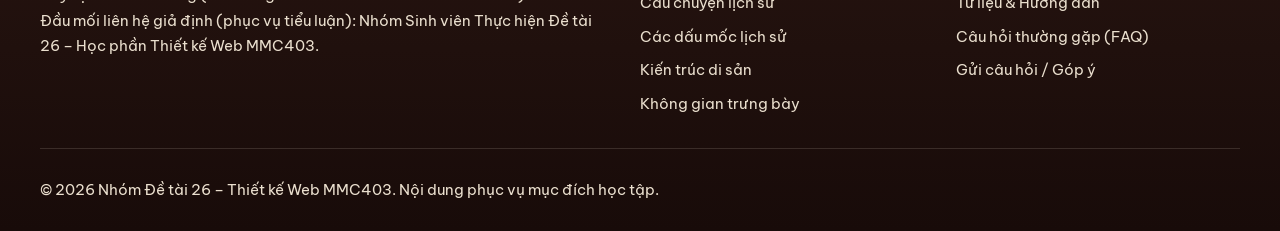
<file: kien-truc.html>
<!DOCTYPE html>
<html lang="vi">
<head>
  <meta charset="UTF-8">
  <meta name="viewport" content="width=device-width, initial-scale=1.0">
  <title>Kiến trúc Bến Nhà Rồng - Bến Nhà Rồng Dấu Ấn Lịch Sử</title>
  <link rel="stylesheet" href="css/style.css">
</head>
<body>
  <header class="site-header">
    <div class="container header-inner">
      <a href="index.html" class="logo">BẾN NHÀ RỒNG</a>
      <nav class="main-nav" aria-label="Điều hướng chính">
        <ul>
          <li><a href="index.html">Trang chủ</a></li>
          <li><a href="lich-su.html">Lịch sử</a></li>
          <li><a href="dau-moc.html">Dấu mốc</a></li>
          <li><a href="kien-truc.html" class="active" aria-current="page">Kiến trúc</a></li>
          <li><a href="trung-bay.html">Trưng bày</a></li>
          <li><a href="thu-vien.html">Thư viện</a></li>
          <li><a href="tu-lieu.html">Tư liệu</a></li>
          <li><a href="faq.html">FAQ</a></li>
          <li><a href="lien-he.html">Liên hệ</a></li>
        </ul>
      </nav>
    </div>
  </header>

  <main>
    <section class="page-banner">
      <div class="container">
        <h1>Kiến Trúc Độc Đáo Của Bến Nhà Rồng</h1>
        <p>Khám phá dấu ấn giao thoa kiến trúc Pháp – Á Đông cuối thế kỷ XIX tại công trình lịch sử bên bờ sông Sài Gòn.</p>
      </div>
    </section>

    <div class="container">
      <article class="grid-2 story-section">
        <div>
          <h2 class="section-title">Câu chuyện chuyên sâu 2: Vì sao tòa nhà phương Tây lại mang biểu tượng "Lưỡng long chầu nguyệt"?</h2>
          <p>Khởi công ngày 04/03/1863 và hoàn thành năm 1864, tòa nhà trụ sở hãng vận tải biển Messageries Impériales là một trong những công trình kiên cố đầu tiên do người Pháp xây dựng tại Sài Gòn sau khi chiếm Gia Định.</p>
          <p>Điểm đặc biệt nhất của tòa nhà nằm trên đỉnh mái ngói đỏ: thay vì sử dụng tháp chuông hay phù điêu châu Âu thuần túy, các kiến trúc sư đã gắn đôi rồng lớn bằng đất nung tráng men xanh châu đầu vào biểu tượng trung tâm theo mô-típ <strong>"Lưỡng long chầu nguyệt"</strong> quen thuộc của đình chùa Việt Nam và Á Đông.</p>
          <ul class="feature-list">
            <li><strong>Kết cấu phương Tây:</strong> Tường gạch dày chịu lực, hành lang vòm cuốn rộng bao quanh cả bốn phía giúp chống bức xạ nhiệt vùng nhiệt đới.</li>
            <li><strong>Mái ngói và đỉnh rồng Á Đông:</strong> Đôi rồng dài khoảng 4,5 mét uốn lượn trên đỉnh mái, tạo nên tên gọi dân gian "Nhà Rồng" và "Bến Nhà Rồng".</li>
            <li><strong>Biểu tượng giao thương:</strong> Phù điêu giữa hai đầu rồng từng mang hình mỏ neo và đầu ngựa (biểu trưng của hãng tàu hoàng gia Pháp), năm 1955 từng thay bằng quả châu và về sau được phục dựng nguyên trạng lịch sử.</li>
          </ul>
          <a href="trung-bay.html" class="btn">Khám phá Không gian trưng bày</a>
        </div>
        <div class="card">
          <figure>
            <img src="images/kien-truc-toan-canh.jpg" alt="Toàn cảnh kiến trúc tòa nhà Bến Nhà Rồng nhìn từ phía sông Sài Gòn">
            <figcaption>Hình 1: Toàn cảnh khối kiến trúc chính Bến Nhà Rồng với mái ngói đỏ và đôi rồng trên đỉnh mái (Nguồn: Bảo tàng Hồ Chí Minh - Chi nhánh TP.HCM).</figcaption>
          </figure>
        </div>
      </article>

      <section>
        <h2 class="section-title">Ba điểm nhấn kiến trúc không thể bỏ qua</h2>
        <div class="grid-3">
          <article class="card">
            <figure>
              <img src="images/dinh-hai-con-rong.jpg" alt="Chi tiết đôi rồng tráng men xanh trên đỉnh mái Bến Nhà Rồng">
              <figcaption>Nguồn: Tư liệu Bảo tàng Hồ Chí Minh</figcaption>
            </figure>
            <div class="card-body">
              <h3>1. Đôi rồng gốm men xanh trên đỉnh mái</h3>
              <p>Đôi rồng được chế tác tinh xảo bằng gốm tráng men xanh ngọc trên đỉnh mái ngói đỏ, vừa làm dịu nét khô cứng của khối nhà công sở phương Tây vừa tạo dấu hiệu nhận biết từ xa cho tàu thuyền cập cảng Sài Gòn.</p>
            </div>
          </article>

          <article class="card">
            <figure>
              <img src="images/hanh-lang-vom.jpg" alt="Hệ thống hành lang vòm cuốn và cột trụ cổ điển tại Bến Nhà Rồng">
              <figcaption>Nguồn: Ảnh chụp tư liệu minh họa kiến trúc</figcaption>
            </figure>
            <div class="card-body">
              <h3>2. Hệ thống cột trụ và hành lang vòm</h3>
              <p>Tòa nhà gồm 1 tầng trệt và 2 tầng lầu, bao quanh bởi dãy hành lang rộng có các cột trụ nâng đỡ vòm cuốn liên tiếp. Thiết kế này giúp không khí lưu thông tự nhiên từ sông Sài Gòn vào các phòng làm việc bên trong.</p>
            </div>
          </article>

          <article class="card">
            <figure>
              <img src="images/khong-gian-tuong-niem.jpg" alt="Mặt đứng đối xứng với hệ cửa gỗ lá sách nhiệt đới và khuôn viên Bến Nhà Rồng">
              <figcaption>Nguồn: Tư liệu kiến trúc di sản Sài Gòn</figcaption>
            </figure>
            <div class="card-body">
              <h3>3. Mặt đứng đối xứng và hệ cửa lá sách nhiệt đới</h3>
              <p>Mặt tiền đăng đối kết hợp hệ thống cửa hai lớp (trong kính, ngoài chớp gỗ lá sách), sàn gạch và kết cấu gỗ lim bền chắc giúp công trình giữ vững diện mạo hơn 160 năm qua nhiều đợt trùng tu bảo tồn.</p>
            </div>
          </article>
        </div>
      </section>

      <section class="grid-2">
        <div class="card">
          <figure>
            <img src="images/poster-tuyen-kham-pha.jpg" class="img-full" alt="Poster giới thiệu tuyến khám phá Dấu ấn Kiến trúc và Không gian Di sản Bến Nhà Rồng">
            <figcaption>Hình 2: Poster truyền thông "Tuyến khám phá Kiến trúc & Không gian Di sản Bến Nhà Rồng" (Sản phẩm thiết kế của nhóm - Phụ trách: Trung Hiếu).</figcaption>
          </figure>
        </div>
        <div>
          <h2 class="section-title">Gợi ý tuyến tham quan kiến trúc ngoài trời & trong nhà</h2>
          <p>Để cảm nhận trọn vẹn giá trị kiến trúc và lịch sử của Bến Nhà Rồng, khách tham quan có thể đi theo lộ trình 4 điểm dừng kết hợp giữa khuôn viên và phòng trưng bày:</p>
          <ol class="feature-list">
            <li><strong>Quảng trường & Tượng đài Nguyễn Tất Thành:</strong> Quan sát trục đối xứng của toàn bộ mặt đứng tòa nhà hướng ra sông Sài Gòn.</li>
            <li><strong>Đài phun nước & Khuôn viên cây xanh:</strong> Góc chụp toàn cảnh phần mái ngói và đôi rồng trên đỉnh mái rõ nét nhất.</li>
            <li><strong>Hành lang vòm tầng trệt & Tầng lầu:</strong> Trải nghiệm kỹ thuật thông gió tự nhiên và hệ cửa lá sách cổ.</li>
            <li><strong>Hệ thống 9 phòng trưng bày nội thất:</strong> Kết nối không gian kiến trúc với câu chuyện ra đi tìm đường cứu nước ngày 05/06/1911.</li>
          </ol>
        </div>
      </section>

      <p class="source-note">
        <strong>Nguồn tư liệu & Cập nhật:</strong> Tổng hợp từ tư liệu Bảo tàng Hồ Chí Minh – Chi nhánh TP.HCM (Số 01 Nguyễn Tất Thành, Quận 4, TP.HCM). Thời điểm cập nhật thông tin tham quan: Tháng 10/2026. Hình ảnh trên website phục vụ mục đích học tập và minh họa đồ án môn học.
      </p>
    </div>
  </main>

  <footer class="site-footer">
    <div class="container">
      <div class="footer-grid">
        <div>
          <h4>Bến Nhà Rồng – Dấu Ấn Lịch Sử</h4>
          <p>Website truyền thông giáo dục giới thiệu lịch sử, kiến trúc và không gian trưng bày tại Bến Nhà Rồng (Bảo tàng Hồ Chí Minh – Chi nhánh TP.HCM).</p>
          <p>Đầu mối liên hệ giả định (phục vụ tiểu luận): Nhóm Sinh viên Thực hiện Đề tài 26 – Học phần Thiết kế Web MMC403.</p>
        </div>
        <div>
          <h4>Chuyên đề chính</h4>
          <ul>
            <li><a href="index.html">Trang chủ</a></li>
            <li><a href="lich-su.html">Câu chuyện lịch sử</a></li>
            <li><a href="dau-moc.html">Các dấu mốc lịch sử</a></li>
            <li><a href="kien-truc.html">Kiến trúc di sản</a></li>
            <li><a href="trung-bay.html">Không gian trưng bày</a></li>
          </ul>
        </div>
        <div>
          <h4>Tra cứu & Hỗ trợ</h4>
          <ul>
            <li><a href="thu-vien.html">Thư viện hình ảnh</a></li>
            <li><a href="tu-lieu.html">Tư liệu & Hướng dẫn</a></li>
            <li><a href="faq.html">Câu hỏi thường gặp (FAQ)</a></li>
            <li><a href="lien-he.html">Gửi câu hỏi / Góp ý</a></li>
          </ul>
        </div>
      </div>
      <p>&copy; 2026 Nhóm Đề tài 26 – Thiết kế Web MMC403. Nội dung phục vụ mục đích học tập.</p>
    </div>
  </footer>
</body>
</html>
</file>
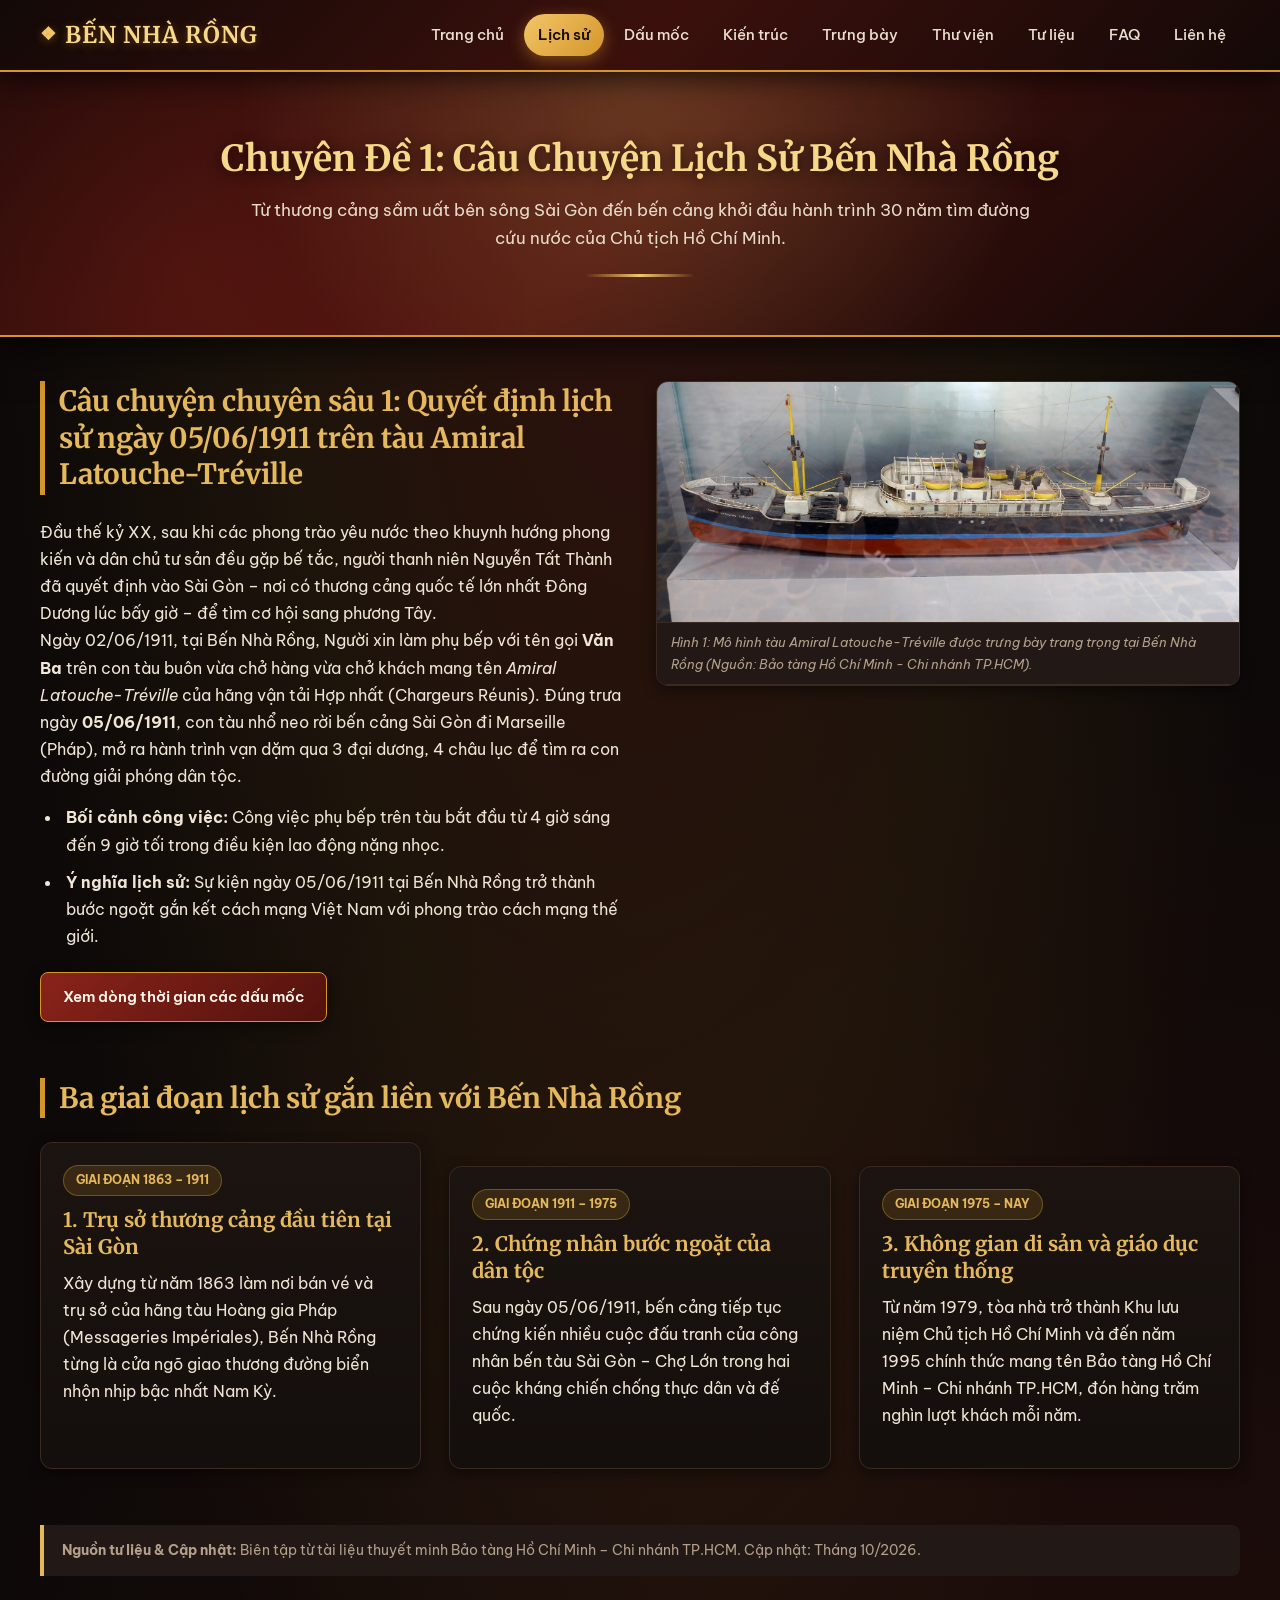
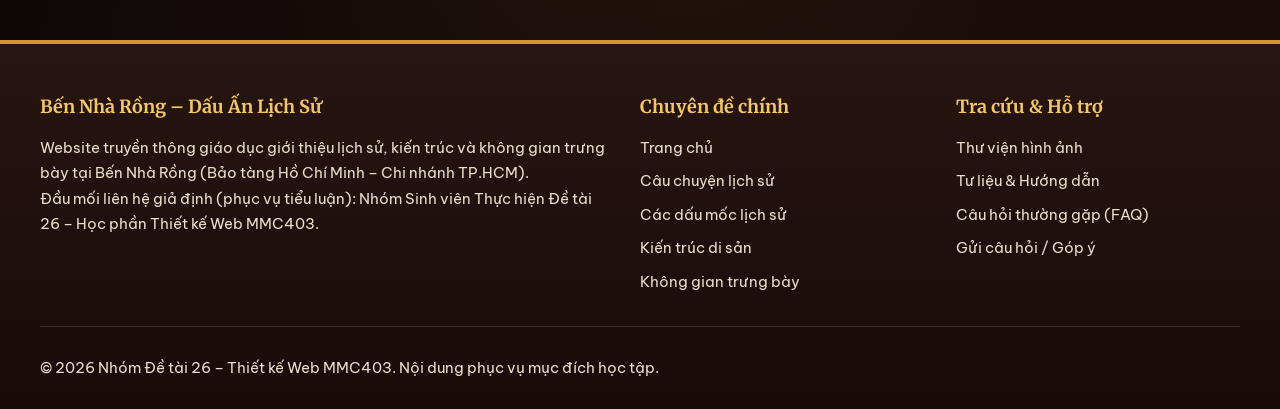
<file: lich-su.html>
<!DOCTYPE html>
<html lang="vi">
<head>
  <meta charset="UTF-8">
  <meta name="viewport" content="width=device-width, initial-scale=1.0">
  <title>Câu Chuyện Lịch Sử - Bến Nhà Rồng Dấu Ấn Lịch Sử</title>
  <link rel="stylesheet" href="css/style.css">
</head>
<body>
  <header class="site-header">
    <div class="container header-inner">
      <a href="index.html" class="logo">BẾN NHÀ RỒNG</a>
      <nav class="main-nav" aria-label="Điều hướng chính">
        <ul>
          <li><a href="index.html">Trang chủ</a></li>
          <li><a href="lich-su.html" class="active" aria-current="page">Lịch sử</a></li>
          <li><a href="dau-moc.html">Dấu mốc</a></li>
          <li><a href="kien-truc.html">Kiến trúc</a></li>
          <li><a href="trung-bay.html">Trưng bày</a></li>
          <li><a href="thu-vien.html">Thư viện</a></li>
          <li><a href="tu-lieu.html">Tư liệu</a></li>
          <li><a href="faq.html">FAQ</a></li>
          <li><a href="lien-he.html">Liên hệ</a></li>
        </ul>
      </nav>
    </div>
  </header>

  <main>
    <section class="page-banner">
      <div class="container">
        <h1>Chuyên Đề 1: Câu Chuyện Lịch Sử Bến Nhà Rồng</h1>
        <p>Từ thương cảng sầm uất bên sông Sài Gòn đến bến cảng khởi đầu hành trình 30 năm tìm đường cứu nước của Chủ tịch Hồ Chí Minh.</p>
      </div>
    </section>

    <div class="container">
      <article class="grid-2 story-section">
        <div>
          <h2 class="section-title">Câu chuyện chuyên sâu 1: Quyết định lịch sử ngày 05/06/1911 trên tàu Amiral Latouche-Tréville</h2>
          <p>Đầu thế kỷ XX, sau khi các phong trào yêu nước theo khuynh hướng phong kiến và dân chủ tư sản đều gặp bế tắc, người thanh niên Nguyễn Tất Thành đã quyết định vào Sài Gòn – nơi có thương cảng quốc tế lớn nhất Đông Dương lúc bấy giờ – để tìm cơ hội sang phương Tây.</p>
          <p>Ngày 02/06/1911, tại Bến Nhà Rồng, Người xin làm phụ bếp với tên gọi <strong>Văn Ba</strong> trên con tàu buôn vừa chở hàng vừa chở khách mang tên <em>Amiral Latouche-Tréville</em> của hãng vận tải Hợp nhất (Chargeurs Réunis). Đúng trưa ngày <strong>05/06/1911</strong>, con tàu nhổ neo rời bến cảng Sài Gòn đi Marseille (Pháp), mở ra hành trình vạn dặm qua 3 đại dương, 4 châu lục để tìm ra con đường giải phóng dân tộc.</p>
          <ul class="feature-list">
            <li><strong>Bối cảnh công việc:</strong> Công việc phụ bếp trên tàu bắt đầu từ 4 giờ sáng đến 9 giờ tối trong điều kiện lao động nặng nhọc.</li>
            <li><strong>Ý nghĩa lịch sử:</strong> Sự kiện ngày 05/06/1911 tại Bến Nhà Rồng trở thành bước ngoặt gắn kết cách mạng Việt Nam với phong trào cách mạng thế giới.</li>
          </ul>
          <a href="dau-moc.html" class="btn">Xem dòng thời gian các dấu mốc</a>
        </div>
        <div class="card">
          <figure>
            <img src="images/mo-hinh-tau-latouche.jpg" alt="Mô hình con tàu buôn Amiral Latouche-Tréville rời Bến Nhà Rồng ngày 05/06/1911">
            <figcaption>Hình 1: Mô hình tàu Amiral Latouche-Tréville được trưng bày trang trọng tại Bến Nhà Rồng (Nguồn: Bảo tàng Hồ Chí Minh - Chi nhánh TP.HCM).</figcaption>
          </figure>
        </div>
      </article>

      <section>
        <h2 class="section-title">Ba giai đoạn lịch sử gắn liền với Bến Nhà Rồng</h2>
        <div class="grid-3">
          <article class="card">
            <div class="card-body">
              <span class="badge">Giai đoạn 1863 – 1911</span>
              <h3>1. Trụ sở thương cảng đầu tiên tại Sài Gòn</h3>
              <p>Xây dựng từ năm 1863 làm nơi bán vé và trụ sở của hãng tàu Hoàng gia Pháp (Messageries Impériales), Bến Nhà Rồng từng là cửa ngõ giao thương đường biển nhộn nhịp bậc nhất Nam Kỳ.</p>
            </div>
          </article>

          <article class="card">
            <div class="card-body">
              <span class="badge">Giai đoạn 1911 – 1975</span>
              <h3>2. Chứng nhân bước ngoặt của dân tộc</h3>
              <p>Sau ngày 05/06/1911, bến cảng tiếp tục chứng kiến nhiều cuộc đấu tranh của công nhân bến tàu Sài Gòn – Chợ Lớn trong hai cuộc kháng chiến chống thực dân và đế quốc.</p>
            </div>
          </article>

          <article class="card">
            <div class="card-body">
              <span class="badge">Giai đoạn 1975 – Nay</span>
              <h3>3. Không gian di sản và giáo dục truyền thống</h3>
              <p>Từ năm 1979, tòa nhà trở thành Khu lưu niệm Chủ tịch Hồ Chí Minh và đến năm 1995 chính thức mang tên Bảo tàng Hồ Chí Minh – Chi nhánh TP.HCM, đón hàng trăm nghìn lượt khách mỗi năm.</p>
            </div>
          </article>
        </div>
      </section>

      <p class="source-note">
        <strong>Nguồn tư liệu & Cập nhật:</strong> Biên tập từ tài liệu thuyết minh Bảo tàng Hồ Chí Minh – Chi nhánh TP.HCM. Cập nhật: Tháng 10/2026.
      </p>
    </div>
  </main>

  <footer class="site-footer">
    <div class="container">
      <div class="footer-grid">
        <div>
          <h4>Bến Nhà Rồng – Dấu Ấn Lịch Sử</h4>
          <p>Website truyền thông giáo dục giới thiệu lịch sử, kiến trúc và không gian trưng bày tại Bến Nhà Rồng (Bảo tàng Hồ Chí Minh – Chi nhánh TP.HCM).</p>
          <p>Đầu mối liên hệ giả định (phục vụ tiểu luận): Nhóm Sinh viên Thực hiện Đề tài 26 – Học phần Thiết kế Web MMC403.</p>
        </div>
        <div>
          <h4>Chuyên đề chính</h4>
          <ul>
            <li><a href="index.html">Trang chủ</a></li>
            <li><a href="lich-su.html">Câu chuyện lịch sử</a></li>
            <li><a href="dau-moc.html">Các dấu mốc lịch sử</a></li>
            <li><a href="kien-truc.html">Kiến trúc di sản</a></li>
            <li><a href="trung-bay.html">Không gian trưng bày</a></li>
          </ul>
        </div>
        <div>
          <h4>Tra cứu & Hỗ trợ</h4>
          <ul>
            <li><a href="thu-vien.html">Thư viện hình ảnh</a></li>
            <li><a href="tu-lieu.html">Tư liệu & Hướng dẫn</a></li>
            <li><a href="faq.html">Câu hỏi thường gặp (FAQ)</a></li>
            <li><a href="lien-he.html">Gửi câu hỏi / Góp ý</a></li>
          </ul>
        </div>
      </div>
      <p>&copy; 2026 Nhóm Đề tài 26 – Thiết kế Web MMC403. Nội dung phục vụ mục đích học tập.</p>
    </div>
  </footer>
</body>
</html>
</file>
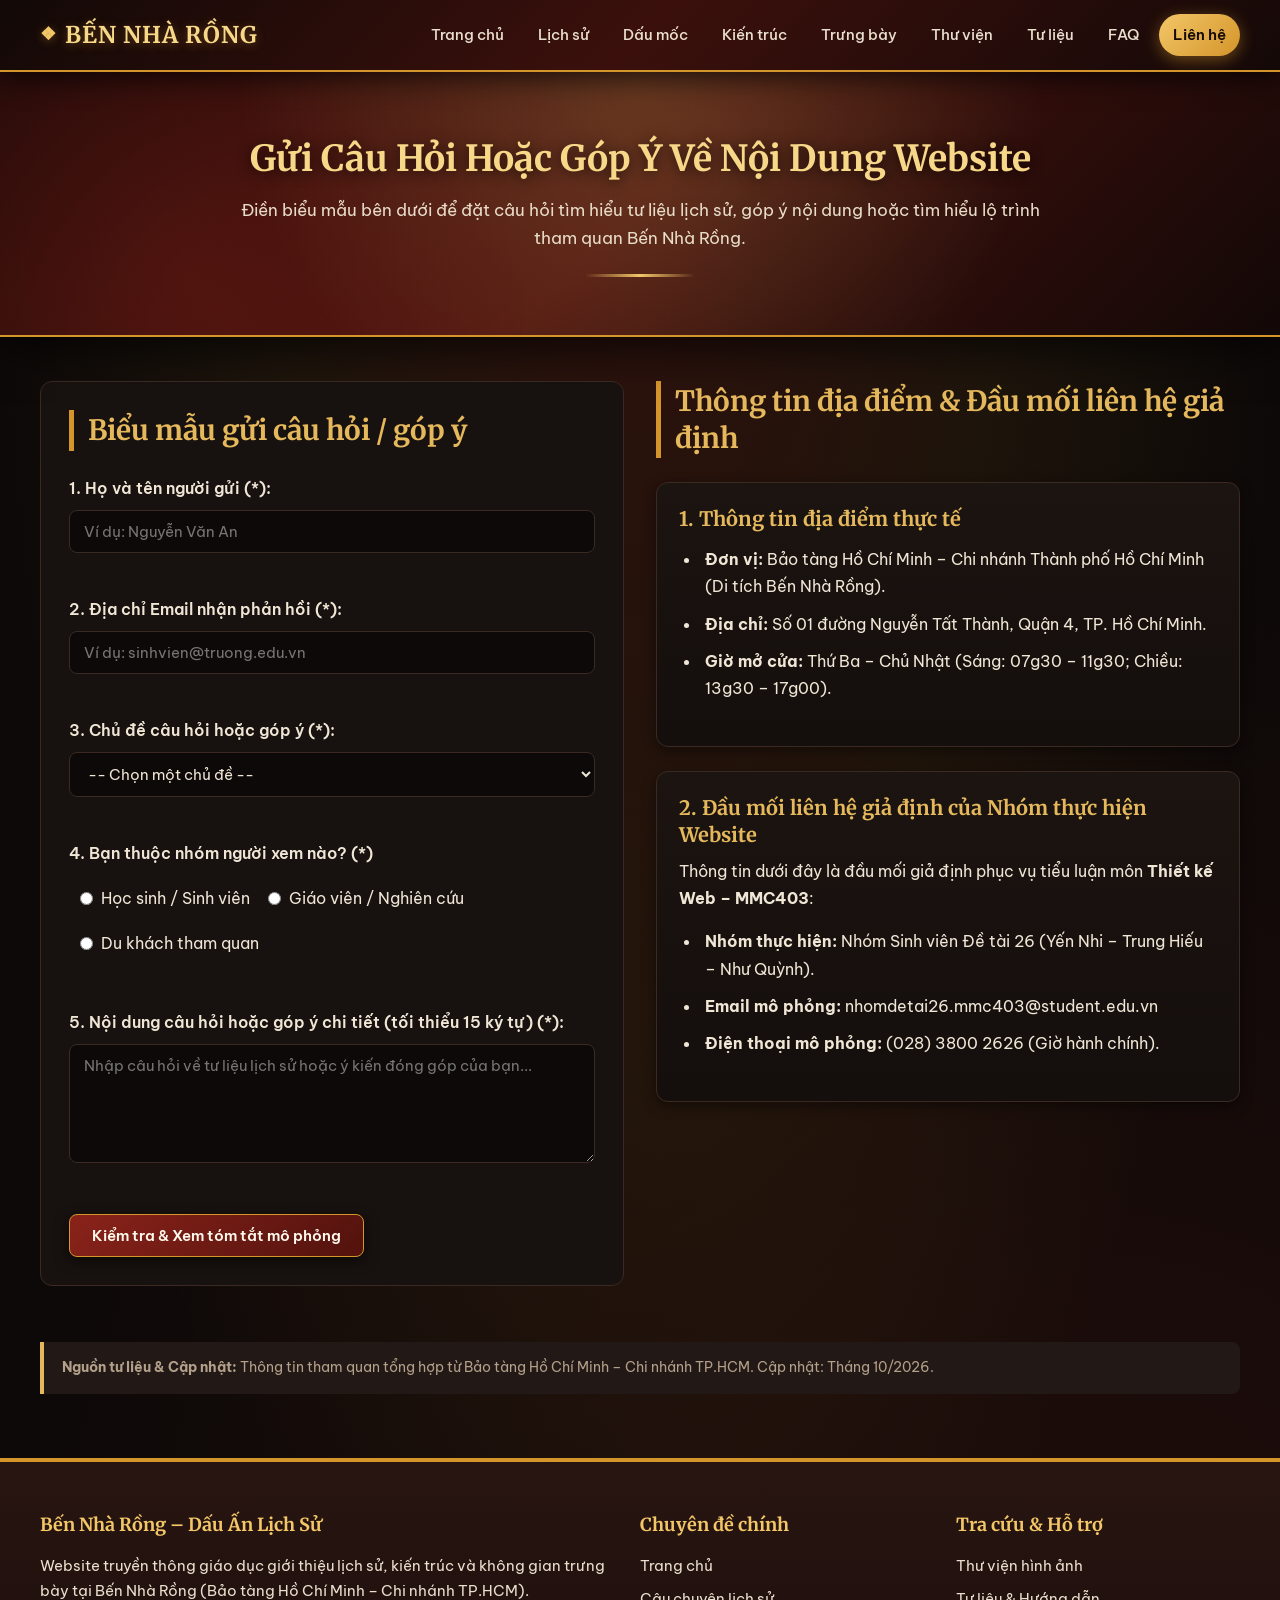
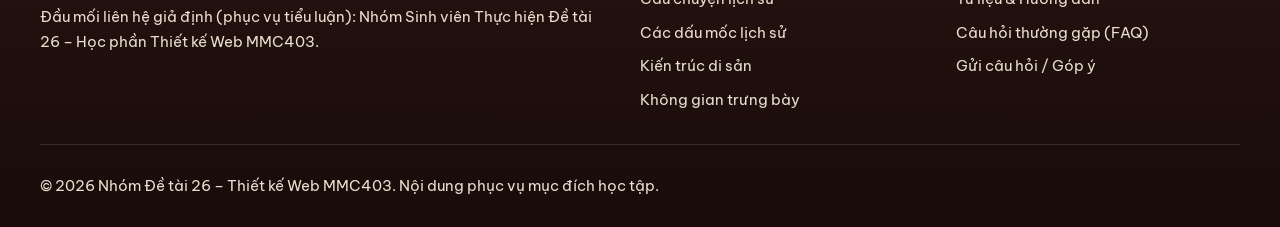
<file: lien-he.html>
<!DOCTYPE html>
<html lang="vi">
<head>
  <meta charset="UTF-8">
  <meta name="viewport" content="width=device-width, initial-scale=1.0">
  <title>Liên Hệ & Gửi Câu Hỏi - Bến Nhà Rồng Dấu Ấn Lịch Sử</title>
  <link rel="stylesheet" href="css/style.css">
</head>
<body>
  <header class="site-header">
    <div class="container header-inner">
      <a href="index.html" class="logo">BẾN NHÀ RỒNG</a>
      <nav class="main-nav" aria-label="Điều hướng chính">
        <ul>
          <li><a href="index.html">Trang chủ</a></li>
          <li><a href="lich-su.html">Lịch sử</a></li>
          <li><a href="dau-moc.html">Dấu mốc</a></li>
          <li><a href="kien-truc.html">Kiến trúc</a></li>
          <li><a href="trung-bay.html">Trưng bày</a></li>
          <li><a href="thu-vien.html">Thư viện</a></li>
          <li><a href="tu-lieu.html">Tư liệu</a></li>
          <li><a href="faq.html">FAQ</a></li>
          <li><a href="lien-he.html" class="active" aria-current="page">Liên hệ</a></li>
        </ul>
      </nav>
    </div>
  </header>

  <main>
    <section class="page-banner">
      <div class="container">
        <h1>Gửi Câu Hỏi Hoặc Góp Ý Về Nội Dung Website</h1>
        <p>Điền biểu mẫu bên dưới để đặt câu hỏi tìm hiểu tư liệu lịch sử, góp ý nội dung hoặc tìm hiểu lộ trình tham quan Bến Nhà Rồng.</p>
      </div>
    </section>

    <div class="container">
      <section class="grid-2">
        <div class="form-box">
          <h2 class="section-title">Biểu mẫu gửi câu hỏi / góp ý</h2>
          <form id="feedbackForm" novalidate>
            <div class="form-group">
              <label for="fullName">1. Họ và tên người gửi (*):</label>
              <input type="text" id="fullName" name="fullName" required minlength="2" maxlength="80" placeholder="Ví dụ: Nguyễn Văn An">
              <div class="error-msg" id="fullNameError"></div>
            </div>

            <div class="form-group">
              <label for="userEmail">2. Địa chỉ Email nhận phản hồi (*):</label>
              <input type="email" id="userEmail" name="userEmail" required maxlength="100" placeholder="Ví dụ: sinhvien@truong.edu.vn">
              <div class="error-msg" id="userEmailError"></div>
            </div>

            <div class="form-group">
              <label for="topicSelect">3. Chủ đề câu hỏi hoặc góp ý (*):</label>
              <select id="topicSelect" name="topicSelect" required>
                <option value="">-- Chọn một chủ đề --</option>
                <option value="Câu chuyện lịch sử & Sự kiện 05/06/1911">Câu chuyện lịch sử & Sự kiện 05/06/1911</option>
                <option value="Kiến trúc & Không gian trưng bày">Kiến trúc & Không gian trưng bày</option>
                <option value="Tra cứu tư liệu học tập / Tiểu luận">Tra cứu tư liệu học tập / Tiểu luận</option>
                <option value="Hướng dẫn tham quan theo đoàn">Hướng dẫn tham quan theo đoàn</option>
                <option value="Góp ý giao diện & Nội dung website">Góp ý giao diện & Nội dung website</option>
              </select>
              <div class="error-msg" id="topicSelectError"></div>
            </div>

            <div class="form-group">
              <span class="group-label" id="visitorRoleLabel">4. Bạn thuộc nhóm người xem nào? (*)</span>
              <div class="radio-group" id="visitorRoleGroup" role="radiogroup" aria-labelledby="visitorRoleLabel">
                <label for="roleStudent">
                  <input type="radio" id="roleStudent" name="visitorRole" value="Học sinh / Sinh viên" required>
                  Học sinh / Sinh viên
                </label>
                <label for="roleTeacher">
                  <input type="radio" id="roleTeacher" name="visitorRole" value="Giáo viên / Nghiên cứu" required>
                  Giáo viên / Nghiên cứu
                </label>
                <label for="roleTourist">
                  <input type="radio" id="roleTourist" name="visitorRole" value="Du khách tham quan" required>
                  Du khách tham quan
                </label>
              </div>
              <div class="error-msg" id="visitorRoleError"></div>
            </div>

            <div class="form-group">
              <label for="messageContent">5. Nội dung câu hỏi hoặc góp ý chi tiết (tối thiểu 15 ký tự) (*):</label>
              <textarea id="messageContent" name="messageContent" rows="5" required minlength="15" maxlength="800" placeholder="Nhập câu hỏi về tư liệu lịch sử hoặc ý kiến đóng góp của bạn..."></textarea>
              <div class="error-msg" id="messageContentError"></div>
            </div>

            <button type="submit" class="btn">Kiểm tra & Xem tóm tắt mô phỏng</button>
          </form>

          <div class="form-result" id="formResultBox" aria-live="polite">
            <h3>Tóm tắt thông tin biểu mẫu hợp lệ (Mô phỏng tại trình duyệt)</h3>
            <p><em>Lưu ý: Website hoạt động ở chế độ tĩnh phục vụ đồ án học tập nên dữ liệu dưới đây chỉ hiển thị mô phỏng tại trang, chưa gửi lên máy chủ.</em></p>
            <ul class="feature-list">
              <li><strong>Họ và tên:</strong> <span id="resName"></span></li>
              <li><strong>Email:</strong> <span id="resEmail"></span></li>
              <li><strong>Chủ đề:</strong> <span id="resTopic"></span></li>
              <li><strong>Nhóm đối tượng:</strong> <span id="resRole"></span></li>
              <li><strong>Nội dung gửi:</strong> <span id="resMessage"></span></li>
            </ul>
          </div>
        </div>

        <div>
          <h2 class="section-title">Thông tin địa điểm & Đầu mối liên hệ giả định</h2>
          <div class="card">
            <div class="card-body">
              <h3>1. Thông tin địa điểm thực tế</h3>
              <ul class="feature-list">
                <li><strong>Đơn vị:</strong> Bảo tàng Hồ Chí Minh – Chi nhánh Thành phố Hồ Chí Minh (Di tích Bến Nhà Rồng).</li>
                <li><strong>Địa chỉ:</strong> Số 01 đường Nguyễn Tất Thành, Quận 4, TP. Hồ Chí Minh.</li>
                <li><strong>Giờ mở cửa:</strong> Thứ Ba – Chủ Nhật (Sáng: 07g30 – 11g30; Chiều: 13g30 – 17g00).</li>
              </ul>
            </div>
          </div>

          <div class="card">
            <div class="card-body">
              <h3>2. Đầu mối liên hệ giả định của Nhóm thực hiện Website</h3>
              <p>Thông tin dưới đây là đầu mối giả định phục vụ tiểu luận môn <strong>Thiết kế Web – MMC403</strong>:</p>
              <ul class="feature-list">
                <li><strong>Nhóm thực hiện:</strong> Nhóm Sinh viên Đề tài 26 (Yến Nhi – Trung Hiếu – Như Quỳnh).</li>
                <li><strong>Email mô phỏng:</strong> nhomdetai26.mmc403@student.edu.vn</li>
                <li><strong>Điện thoại mô phỏng:</strong> (028) 3800 2626 (Giờ hành chính).</li>
              </ul>
            </div>
          </div>
        </div>
      </section>

      <p class="source-note">
        <strong>Nguồn tư liệu & Cập nhật:</strong> Thông tin tham quan tổng hợp từ Bảo tàng Hồ Chí Minh – Chi nhánh TP.HCM. Cập nhật: Tháng 10/2026.
      </p>
    </div>
  </main>

  <footer class="site-footer">
    <div class="container">
      <div class="footer-grid">
        <div>
          <h4>Bến Nhà Rồng – Dấu Ấn Lịch Sử</h4>
          <p>Website truyền thông giáo dục giới thiệu lịch sử, kiến trúc và không gian trưng bày tại Bến Nhà Rồng (Bảo tàng Hồ Chí Minh – Chi nhánh TP.HCM).</p>
          <p>Đầu mối liên hệ giả định (phục vụ tiểu luận): Nhóm Sinh viên Thực hiện Đề tài 26 – Học phần Thiết kế Web MMC403.</p>
        </div>
        <div>
          <h4>Chuyên đề chính</h4>
          <ul>
            <li><a href="index.html">Trang chủ</a></li>
            <li><a href="lich-su.html">Câu chuyện lịch sử</a></li>
            <li><a href="dau-moc.html">Các dấu mốc lịch sử</a></li>
            <li><a href="kien-truc.html">Kiến trúc di sản</a></li>
            <li><a href="trung-bay.html">Không gian trưng bày</a></li>
          </ul>
        </div>
        <div>
          <h4>Tra cứu & Hỗ trợ</h4>
          <ul>
            <li><a href="thu-vien.html">Thư viện hình ảnh</a></li>
            <li><a href="tu-lieu.html">Tư liệu & Hướng dẫn</a></li>
            <li><a href="faq.html">Câu hỏi thường gặp (FAQ)</a></li>
            <li><a href="lien-he.html">Gửi câu hỏi / Góp ý</a></li>
          </ul>
        </div>
      </div>
      <p>&copy; 2026 Nhóm Đề tài 26 – Thiết kế Web MMC403. Nội dung phục vụ mục đích học tập.</p>
    </div>
  </footer>

  <script src="js/form-faq.js"></script>
</body>
</html>
</file>
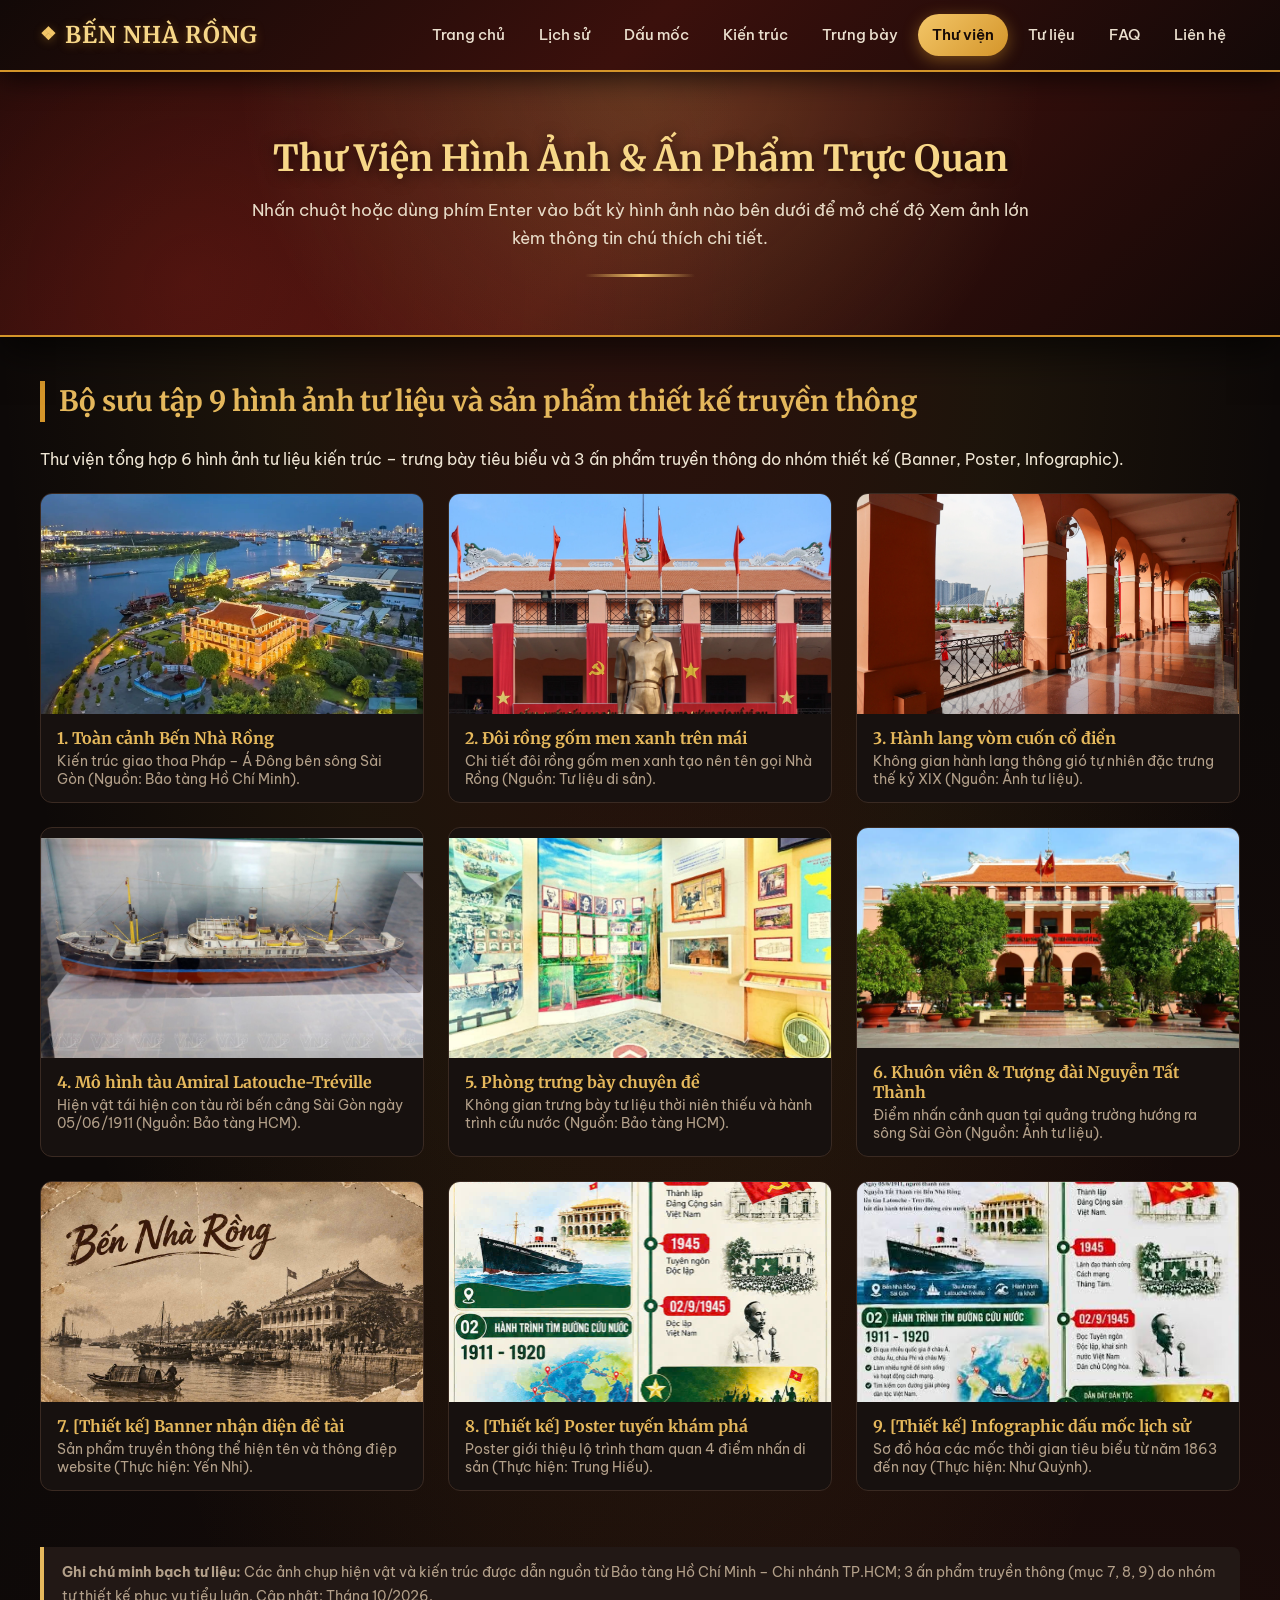
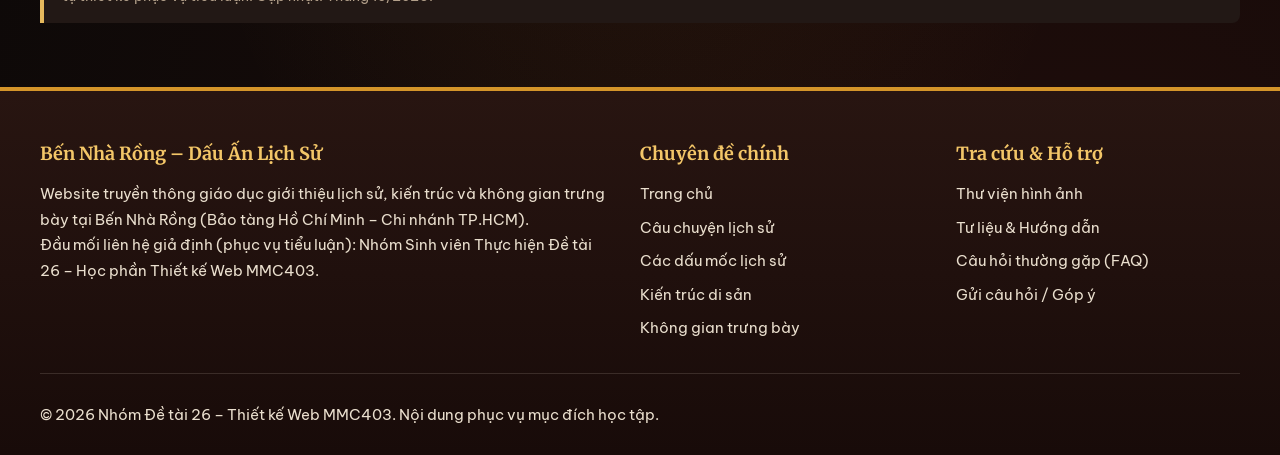
<file: thu-vien.html>
<!DOCTYPE html>
<html lang="vi">
<head>
  <meta charset="UTF-8">
  <meta name="viewport" content="width=device-width, initial-scale=1.0">
  <title>Thư Viện Hình Ảnh & Tư Liệu - Bến Nhà Rồng Dấu Ấn Lịch Sử</title>
  <link rel="stylesheet" href="css/style.css">
</head>
<body>
  <header class="site-header">
    <div class="container header-inner">
      <a href="index.html" class="logo">BẾN NHÀ RỒNG</a>
      <nav class="main-nav" aria-label="Điều hướng chính">
        <ul>
          <li><a href="index.html">Trang chủ</a></li>
          <li><a href="lich-su.html">Lịch sử</a></li>
          <li><a href="dau-moc.html">Dấu mốc</a></li>
          <li><a href="kien-truc.html">Kiến trúc</a></li>
          <li><a href="trung-bay.html">Trưng bày</a></li>
          <li><a href="thu-vien.html" class="active" aria-current="page">Thư viện</a></li>
          <li><a href="tu-lieu.html">Tư liệu</a></li>
          <li><a href="faq.html">FAQ</a></li>
          <li><a href="lien-he.html">Liên hệ</a></li>
        </ul>
      </nav>
    </div>
  </header>

  <main>
    <section class="page-banner">
      <div class="container">
        <h1>Thư Viện Hình Ảnh & Ấn Phẩm Trực Quan</h1>
        <p>Nhấn chuột hoặc dùng phím Enter vào bất kỳ hình ảnh nào bên dưới để mở chế độ Xem ảnh lớn kèm thông tin chú thích chi tiết.</p>
      </div>
    </section>

    <div class="container">
      <section>
        <h2 class="section-title">Bộ sưu tập 9 hình ảnh tư liệu và sản phẩm thiết kế truyền thông</h2>
        <p class="section-intro">Thư viện tổng hợp 6 hình ảnh tư liệu kiến trúc – trưng bày tiêu biểu và 3 ấn phẩm truyền thông do nhóm thiết kế (Banner, Poster, Infographic).</p>

        <div class="gallery-grid" id="galleryGrid">
          <button type="button" class="gallery-item" data-index="0">
            <img src="images/kien-truc-toan-canh.jpg" alt="Toàn cảnh tòa nhà Bến Nhà Rồng nhìn từ bến cảng Sài Gòn">
            <div class="gallery-caption">
              <strong>1. Toàn cảnh Bến Nhà Rồng</strong>
              <span>Kiến trúc giao thoa Pháp – Á Đông bên sông Sài Gòn (Nguồn: Bảo tàng Hồ Chí Minh).</span>
            </div>
          </button>

          <button type="button" class="gallery-item" data-index="1">
            <img src="images/dinh-hai-con-rong.jpg" alt="Cận cảnh đôi rồng gốm tráng men xanh trên đỉnh mái Bến Nhà Rồng">
            <div class="gallery-caption">
              <strong>2. Đôi rồng gốm men xanh trên mái</strong>
              <span>Chi tiết đôi rồng gốm men xanh tạo nên tên gọi Nhà Rồng (Nguồn: Tư liệu di sản).</span>
            </div>
          </button>

          <button type="button" class="gallery-item" data-index="2">
            <img src="images/hanh-lang-vom.jpg" alt="Hành lang vòm cuốn và hệ cửa lá sách cổ tại tầng lầu Bến Nhà Rồng">
            <div class="gallery-caption">
              <strong>3. Hành lang vòm cuốn cổ điển</strong>
              <span>Không gian hành lang thông gió tự nhiên đặc trưng thế kỷ XIX (Nguồn: Ảnh tư liệu).</span>
            </div>
          </button>

          <button type="button" class="gallery-item" data-index="3">
            <img src="images/mo-hinh-tau-latouche.jpg" alt="Mô hình tàu buôn Amiral Latouche-Tréville tại phòng trưng bày số 2">
            <div class="gallery-caption">
              <strong>4. Mô hình tàu Amiral Latouche-Tréville</strong>
              <span>Hiện vật tái hiện con tàu rời bến cảng Sài Gòn ngày 05/06/1911 (Nguồn: Bảo tàng HCM).</span>
            </div>
          </button>

          <button type="button" class="gallery-item" data-index="4">
            <img src="images/phong-trung-bay-1.jpg" alt="Không gian phòng trưng bày chuyên đề thời niên thiếu và quê hương">
            <div class="gallery-caption">
              <strong>5. Phòng trưng bày chuyên đề</strong>
              <span>Không gian trưng bày tư liệu thời niên thiếu và hành trình cứu nước (Nguồn: Bảo tàng HCM).</span>
            </div>
          </button>

          <button type="button" class="gallery-item" data-index="5">
            <img src="images/khong-gian-tuong-niem.jpg" alt="Khuôn viên tượng đài Nguyễn Tất Thành trước tòa nhà Bến Nhà Rồng">
            <div class="gallery-caption">
              <strong>6. Khuôn viên & Tượng đài Nguyễn Tất Thành</strong>
              <span>Điểm nhấn cảnh quan tại quảng trường hướng ra sông Sài Gòn (Nguồn: Ảnh tư liệu).</span>
            </div>
          </button>

          <button type="button" class="gallery-item" data-index="6">
            <img src="images/banner-ben-nha-rong.jpg" alt="Ấn phẩm Banner chủ đạo Bến Nhà Rồng Dấu Ấn Lịch Sử">
            <div class="gallery-caption">
              <strong>7. [Thiết kế] Banner nhận diện đề tài</strong>
              <span>Sản phẩm truyền thông thể hiện tên và thông điệp website (Thực hiện: Yến Nhi).</span>
            </div>
          </button>

          <button type="button" class="gallery-item" data-index="7">
            <img src="images/poster-tuyen-kham-pha.jpg" alt="Ấn phẩm Poster giới thiệu tuyến khám phá Kiến trúc và Không gian Di sản Bến Nhà Rồng">
            <div class="gallery-caption">
              <strong>8. [Thiết kế] Poster tuyến khám phá</strong>
              <span>Poster giới thiệu lộ trình tham quan 4 điểm nhấn di sản (Thực hiện: Trung Hiếu).</span>
            </div>
          </button>

          <button type="button" class="gallery-item" data-index="8">
            <img src="images/infographic-dau-moc.jpg" alt="Ấn phẩm Infographic tóm tắt các dấu mốc lịch sử Bến Nhà Rồng">
            <div class="gallery-caption">
              <strong>9. [Thiết kế] Infographic dấu mốc lịch sử</strong>
              <span>Sơ đồ hóa các mốc thời gian tiêu biểu từ năm 1863 đến nay (Thực hiện: Như Quỳnh).</span>
            </div>
          </button>
        </div>
      </section>

      <p class="source-note">
        <strong>Ghi chú minh bạch tư liệu:</strong> Các ảnh chụp hiện vật và kiến trúc được dẫn nguồn từ Bảo tàng Hồ Chí Minh – Chi nhánh TP.HCM; 3 ấn phẩm truyền thông (mục 7, 8, 9) do nhóm tự thiết kế phục vụ tiểu luận. Cập nhật: Tháng 10/2026.
      </p>
    </div>

    <div class="lightbox-modal" id="lightboxModal" role="dialog" aria-modal="true" aria-hidden="true" aria-labelledby="lightboxTitle">
      <div class="lightbox-content">
        <div class="lightbox-img-box">
          <img id="lightboxImage" src="images/kien-truc-toan-canh.jpg" alt="Toàn cảnh tòa nhà Bến Nhà Rồng nhìn từ bến cảng Sài Gòn">
        </div>
        <div class="lightbox-info">
          <h3 id="lightboxTitle">1. Toàn cảnh kiến trúc Bến Nhà Rồng</h3>
          <p id="lightboxDesc">Công trình khởi công năm 1863 với lối kiến trúc phương Tây kết hợp mái ngói đỏ và đôi rồng Á Đông trên đỉnh mái. Nguồn: Bảo tàng Hồ Chí Minh - Chi nhánh TP.HCM.</p>
          <p id="lightboxCounter" class="lightbox-counter">Tư liệu 1 / 9</p>
        </div>
        <div class="lightbox-controls">
          <div class="lightbox-nav-btns">
            <button type="button" class="btn" id="prevImgBtn">← Ảnh trước</button>
            <button type="button" class="btn" id="nextImgBtn">Ảnh tiếp →</button>
          </div>
          <button type="button" class="btn" id="closeLightboxBtn">Đóng (ESC)</button>
        </div>
      </div>
    </div>
  </main>

  <footer class="site-footer">
    <div class="container">
      <div class="footer-grid">
        <div>
          <h4>Bến Nhà Rồng – Dấu Ấn Lịch Sử</h4>
          <p>Website truyền thông giáo dục giới thiệu lịch sử, kiến trúc và không gian trưng bày tại Bến Nhà Rồng (Bảo tàng Hồ Chí Minh – Chi nhánh TP.HCM).</p>
          <p>Đầu mối liên hệ giả định (phục vụ tiểu luận): Nhóm Sinh viên Thực hiện Đề tài 26 – Học phần Thiết kế Web MMC403.</p>
        </div>
        <div>
          <h4>Chuyên đề chính</h4>
          <ul>
            <li><a href="index.html">Trang chủ</a></li>
            <li><a href="lich-su.html">Câu chuyện lịch sử</a></li>
            <li><a href="dau-moc.html">Các dấu mốc lịch sử</a></li>
            <li><a href="kien-truc.html">Kiến trúc di sản</a></li>
            <li><a href="trung-bay.html">Không gian trưng bày</a></li>
          </ul>
        </div>
        <div>
          <h4>Tra cứu & Hỗ trợ</h4>
          <ul>
            <li><a href="thu-vien.html">Thư viện hình ảnh</a></li>
            <li><a href="tu-lieu.html">Tư liệu & Hướng dẫn</a></li>
            <li><a href="faq.html">Câu hỏi thường gặp (FAQ)</a></li>
            <li><a href="lien-he.html">Gửi câu hỏi / Góp ý</a></li>
          </ul>
        </div>
      </div>
      <p>&copy; 2026 Nhóm Đề tài 26 – Thiết kế Web MMC403. Nội dung phục vụ mục đích học tập.</p>
    </div>
  </footer>

  <script src="js/lightbox.js"></script>
</body>
</html>
</file>
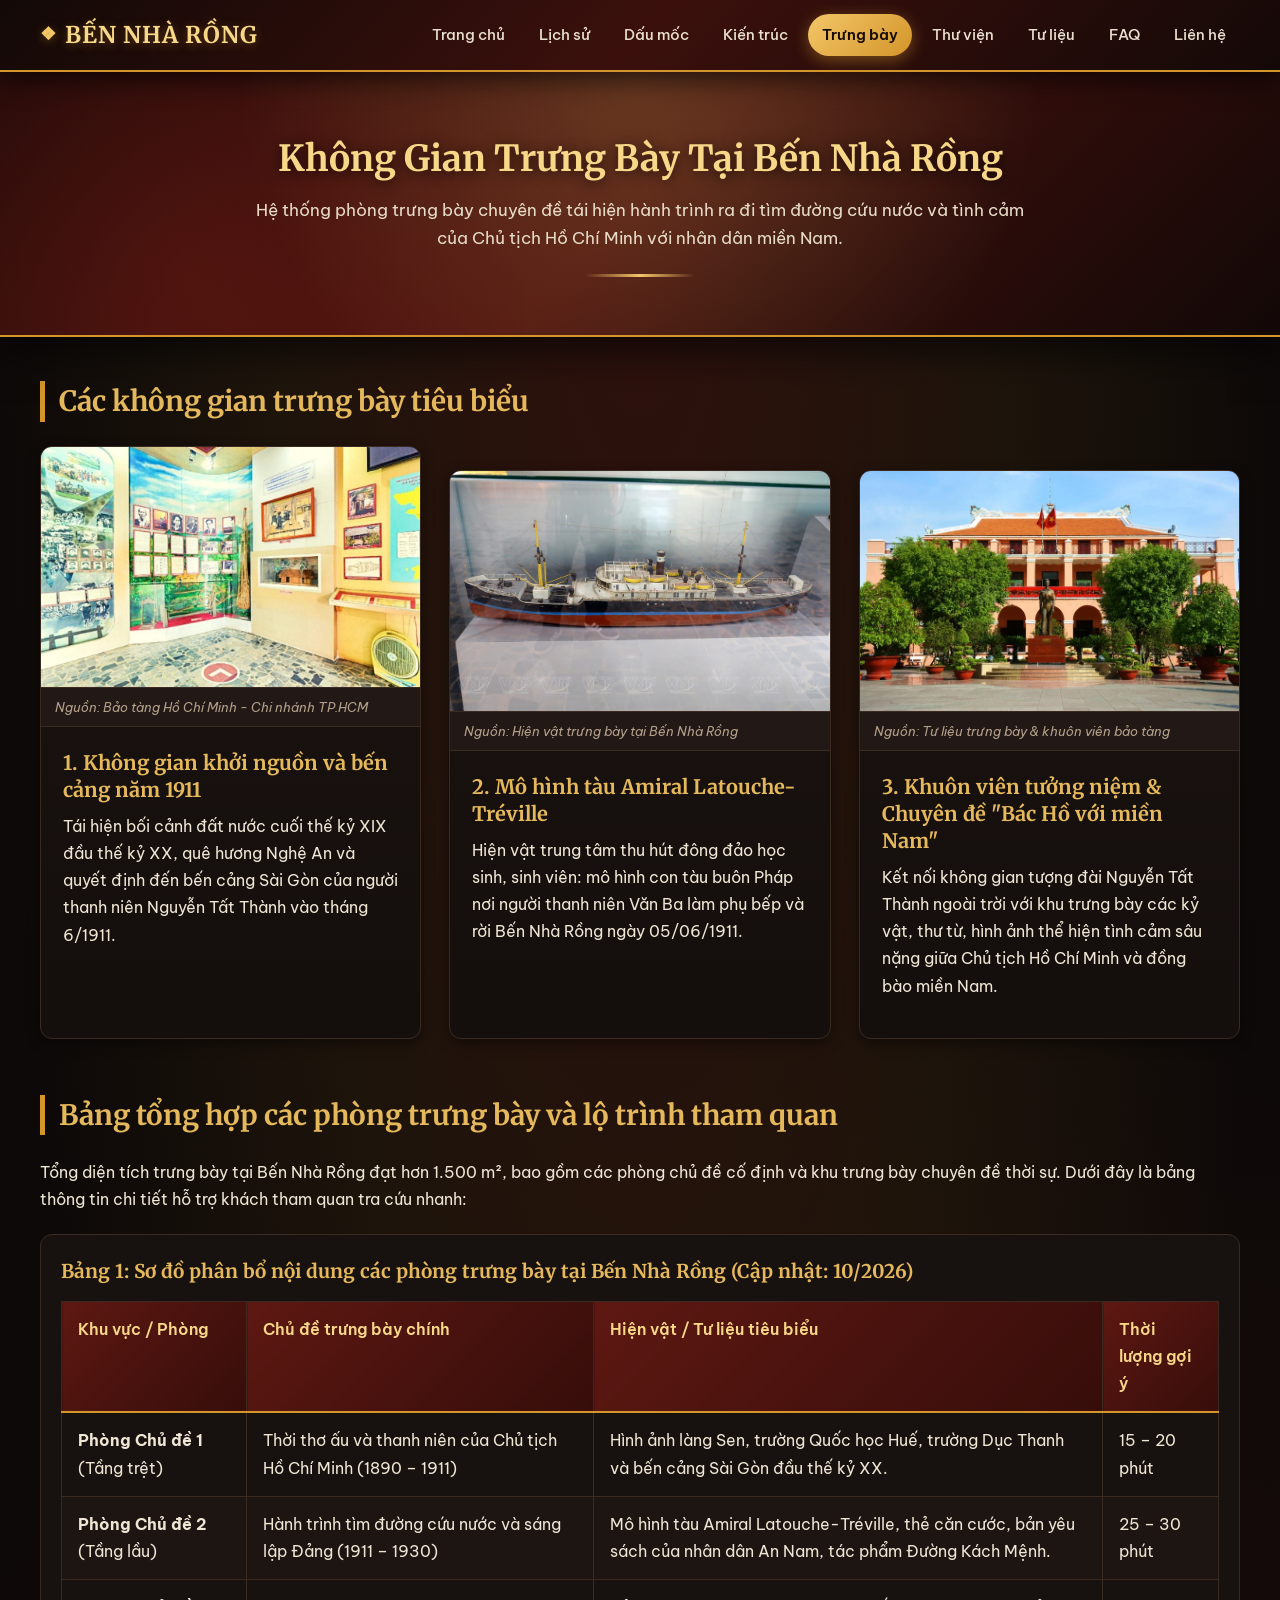
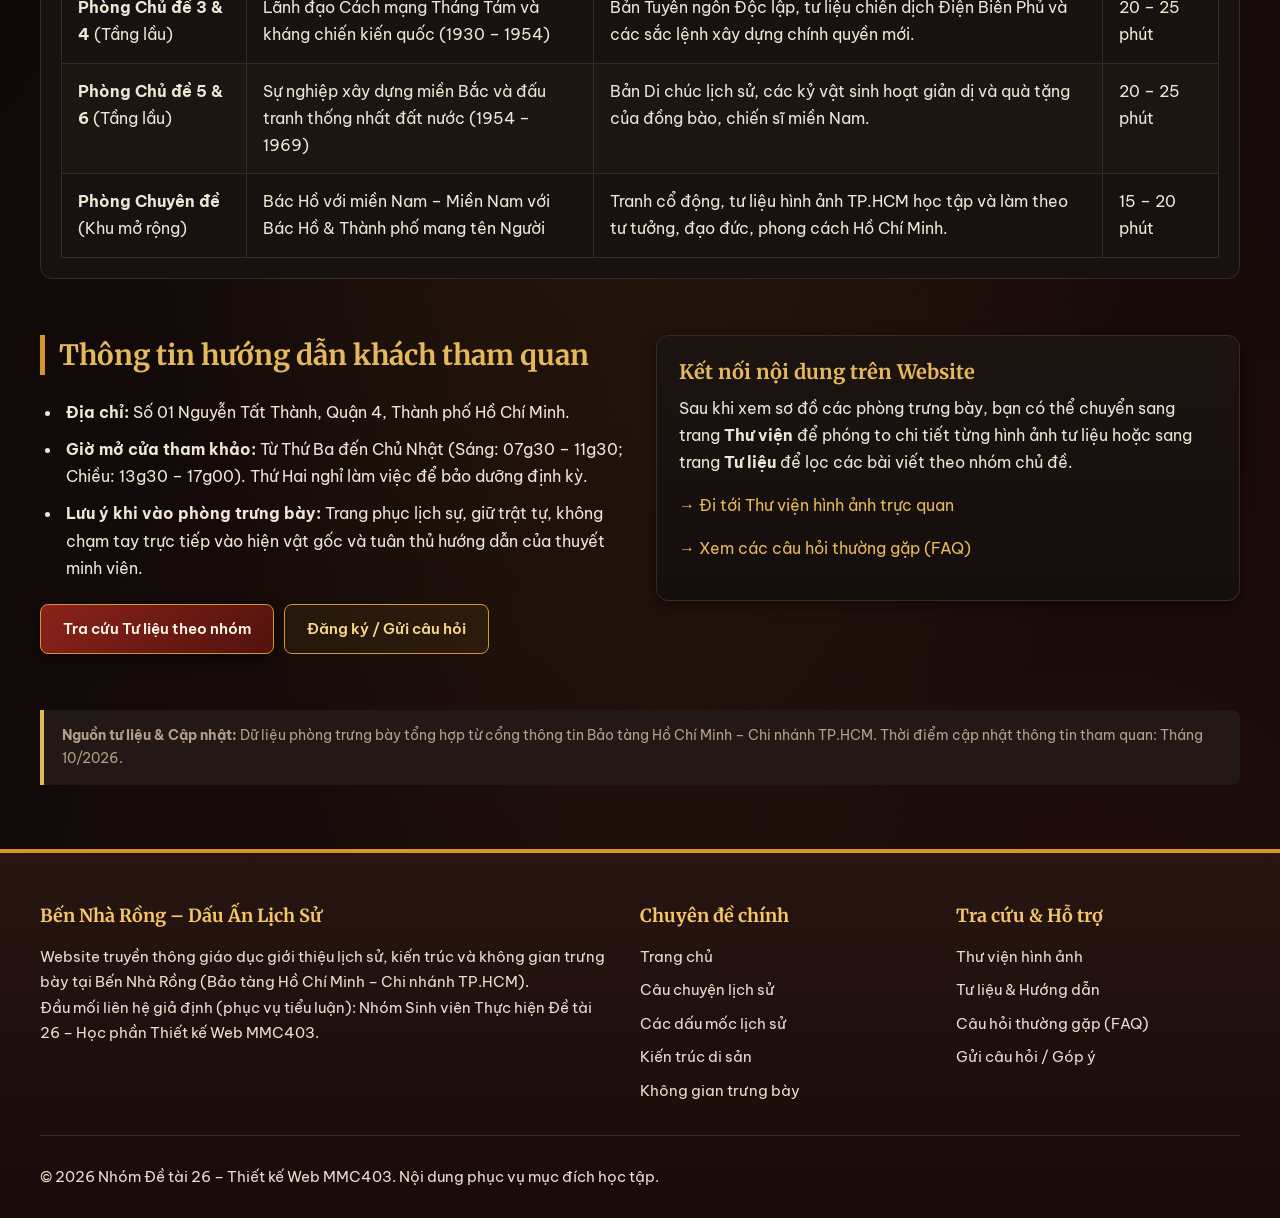
<file: trung-bay.html>
<!DOCTYPE html>
<html lang="vi">
<head>
  <meta charset="UTF-8">
  <meta name="viewport" content="width=device-width, initial-scale=1.0">
  <title>Không Gian Trưng Bày - Bến Nhà Rồng Dấu Ấn Lịch Sử</title>
  <link rel="stylesheet" href="css/style.css">
</head>
<body>
  <header class="site-header">
    <div class="container header-inner">
      <a href="index.html" class="logo">BẾN NHÀ RỒNG</a>
      <nav class="main-nav" aria-label="Điều hướng chính">
        <ul>
          <li><a href="index.html">Trang chủ</a></li>
          <li><a href="lich-su.html">Lịch sử</a></li>
          <li><a href="dau-moc.html">Dấu mốc</a></li>
          <li><a href="kien-truc.html">Kiến trúc</a></li>
          <li><a href="trung-bay.html" class="active" aria-current="page">Trưng bày</a></li>
          <li><a href="thu-vien.html">Thư viện</a></li>
          <li><a href="tu-lieu.html">Tư liệu</a></li>
          <li><a href="faq.html">FAQ</a></li>
          <li><a href="lien-he.html">Liên hệ</a></li>
        </ul>
      </nav>
    </div>
  </header>

  <main>
    <section class="page-banner">
      <div class="container">
        <h1>Không Gian Trưng Bày Tại Bến Nhà Rồng</h1>
        <p>Hệ thống phòng trưng bày chuyên đề tái hiện hành trình ra đi tìm đường cứu nước và tình cảm của Chủ tịch Hồ Chí Minh với nhân dân miền Nam.</p>
      </div>
    </section>

    <div class="container">
      <section>
        <h2 class="section-title">Các không gian trưng bày tiêu biểu</h2>
        <div class="grid-3">
          <article class="card">
            <figure>
              <img src="images/phong-trung-bay-1.jpg" alt="Không gian trưng bày thời niên thiếu và hành trình ra đi năm 1911">
              <figcaption>Nguồn: Bảo tàng Hồ Chí Minh - Chi nhánh TP.HCM</figcaption>
            </figure>
            <div class="card-body">
              <h3>1. Không gian khởi nguồn và bến cảng năm 1911</h3>
              <p>Tái hiện bối cảnh đất nước cuối thế kỷ XIX đầu thế kỷ XX, quê hương Nghệ An và quyết định đến bến cảng Sài Gòn của người thanh niên Nguyễn Tất Thành vào tháng 6/1911.</p>
            </div>
          </article>

          <article class="card">
            <figure>
              <img src="images/mo-hinh-tau-latouche.jpg" alt="Mô hình tàu buôn Đô đốc Latouche-Tréville trưng bày tại bảo tàng">
              <figcaption>Nguồn: Hiện vật trưng bày tại Bến Nhà Rồng</figcaption>
            </figure>
            <div class="card-body">
              <h3>2. Mô hình tàu Amiral Latouche-Tréville</h3>
              <p>Hiện vật trung tâm thu hút đông đảo học sinh, sinh viên: mô hình con tàu buôn Pháp nơi người thanh niên Văn Ba làm phụ bếp và rời Bến Nhà Rồng ngày 05/06/1911.</p>
            </div>
          </article>

          <article class="card">
            <figure>
              <img src="images/khong-gian-tuong-niem.jpg" alt="Khuôn viên tưởng niệm tượng đài Nguyễn Tất Thành và không gian chuyên đề tại Bến Nhà Rồng">
              <figcaption>Nguồn: Tư liệu trưng bày & khuôn viên bảo tàng</figcaption>
            </figure>
            <div class="card-body">
              <h3>3. Khuôn viên tưởng niệm & Chuyên đề "Bác Hồ với miền Nam"</h3>
              <p>Kết nối không gian tượng đài Nguyễn Tất Thành ngoài trời với khu trưng bày các kỷ vật, thư từ, hình ảnh thể hiện tình cảm sâu nặng giữa Chủ tịch Hồ Chí Minh và đồng bào miền Nam.</p>
            </div>
          </article>
        </div>
      </section>

      <section>
        <h2 class="section-title">Bảng tổng hợp các phòng trưng bày và lộ trình tham quan</h2>
        <p class="section-intro">Tổng diện tích trưng bày tại Bến Nhà Rồng đạt hơn 1.500 m², bao gồm các phòng chủ đề cố định và khu trưng bày chuyên đề thời sự. Dưới đây là bảng thông tin chi tiết hỗ trợ khách tham quan tra cứu nhanh:</p>
        <div class="table-wrapper">
          <table class="data-table">
            <caption>Bảng 1: Sơ đồ phân bổ nội dung các phòng trưng bày tại Bến Nhà Rồng (Cập nhật: 10/2026)</caption>
            <thead>
              <tr>
                <th>Khu vực / Phòng</th>
                <th>Chủ đề trưng bày chính</th>
                <th>Hiện vật / Tư liệu tiêu biểu</th>
                <th>Thời lượng gợi ý</th>
              </tr>
            </thead>
            <tbody>
              <tr>
                <td><strong>Phòng Chủ đề 1</strong> (Tầng trệt)</td>
                <td>Thời thơ ấu và thanh niên của Chủ tịch Hồ Chí Minh (1890 – 1911)</td>
                <td>Hình ảnh làng Sen, trường Quốc học Huế, trường Dục Thanh và bến cảng Sài Gòn đầu thế kỷ XX.</td>
                <td>15 – 20 phút</td>
              </tr>
              <tr>
                <td><strong>Phòng Chủ đề 2</strong> (Tầng lầu)</td>
                <td>Hành trình tìm đường cứu nước và sáng lập Đảng (1911 – 1930)</td>
                <td>Mô hình tàu Amiral Latouche-Tréville, thẻ căn cước, bản yêu sách của nhân dân An Nam, tác phẩm Đường Kách Mệnh.</td>
                <td>25 – 30 phút</td>
              </tr>
              <tr>
                <td><strong>Phòng Chủ đề 3 & 4</strong> (Tầng lầu)</td>
                <td>Lãnh đạo Cách mạng Tháng Tám và kháng chiến kiến quốc (1930 – 1954)</td>
                <td>Bản Tuyên ngôn Độc lập, tư liệu chiến dịch Điện Biên Phủ và các sắc lệnh xây dựng chính quyền mới.</td>
                <td>20 – 25 phút</td>
              </tr>
              <tr>
                <td><strong>Phòng Chủ đề 5 & 6</strong> (Tầng lầu)</td>
                <td>Sự nghiệp xây dựng miền Bắc và đấu tranh thống nhất đất nước (1954 – 1969)</td>
                <td>Bản Di chúc lịch sử, các kỷ vật sinh hoạt giản dị và quà tặng của đồng bào, chiến sĩ miền Nam.</td>
                <td>20 – 25 phút</td>
              </tr>
              <tr>
                <td><strong>Phòng Chuyên đề</strong> (Khu mở rộng)</td>
                <td>Bác Hồ với miền Nam – Miền Nam với Bác Hồ & Thành phố mang tên Người</td>
                <td>Tranh cổ động, tư liệu hình ảnh TP.HCM học tập và làm theo tư tưởng, đạo đức, phong cách Hồ Chí Minh.</td>
                <td>15 – 20 phút</td>
              </tr>
            </tbody>
          </table>
        </div>
      </section>

      <section class="grid-2">
        <div>
          <h2 class="section-title">Thông tin hướng dẫn khách tham quan</h2>
          <ul class="feature-list">
            <li><strong>Địa chỉ:</strong> Số 01 Nguyễn Tất Thành, Quận 4, Thành phố Hồ Chí Minh.</li>
            <li><strong>Giờ mở cửa tham khảo:</strong> Từ Thứ Ba đến Chủ Nhật (Sáng: 07g30 – 11g30; Chiều: 13g30 – 17g00). Thứ Hai nghỉ làm việc để bảo dưỡng định kỳ.</li>
            <li><strong>Lưu ý khi vào phòng trưng bày:</strong> Trang phục lịch sự, giữ trật tự, không chạm tay trực tiếp vào hiện vật gốc và tuân thủ hướng dẫn của thuyết minh viên.</li>
          </ul>
          <div class="btn-group">
            <a href="tu-lieu.html" class="btn">Tra cứu Tư liệu theo nhóm</a>
            <a href="lien-he.html" class="btn btn-outline">Đăng ký / Gửi câu hỏi</a>
          </div>
        </div>
        <div class="card">
          <div class="card-body">
            <h3>Kết nối nội dung trên Website</h3>
            <p>Sau khi xem sơ đồ các phòng trưng bày, bạn có thể chuyển sang trang <strong>Thư viện</strong> để phóng to chi tiết từng hình ảnh tư liệu hoặc sang trang <strong>Tư liệu</strong> để lọc các bài viết theo nhóm chủ đề.</p>
            <p><a href="thu-vien.html">→ Đi tới Thư viện hình ảnh trực quan</a></p>
            <p><a href="faq.html">→ Xem các câu hỏi thường gặp (FAQ)</a></p>
          </div>
        </div>
      </section>

      <p class="source-note">
        <strong>Nguồn tư liệu & Cập nhật:</strong> Dữ liệu phòng trưng bày tổng hợp từ cổng thông tin Bảo tàng Hồ Chí Minh – Chi nhánh TP.HCM. Thời điểm cập nhật thông tin tham quan: Tháng 10/2026.
      </p>
    </div>
  </main>

  <footer class="site-footer">
    <div class="container">
      <div class="footer-grid">
        <div>
          <h4>Bến Nhà Rồng – Dấu Ấn Lịch Sử</h4>
          <p>Website truyền thông giáo dục giới thiệu lịch sử, kiến trúc và không gian trưng bày tại Bến Nhà Rồng (Bảo tàng Hồ Chí Minh – Chi nhánh TP.HCM).</p>
          <p>Đầu mối liên hệ giả định (phục vụ tiểu luận): Nhóm Sinh viên Thực hiện Đề tài 26 – Học phần Thiết kế Web MMC403.</p>
        </div>
        <div>
          <h4>Chuyên đề chính</h4>
          <ul>
            <li><a href="index.html">Trang chủ</a></li>
            <li><a href="lich-su.html">Câu chuyện lịch sử</a></li>
            <li><a href="dau-moc.html">Các dấu mốc lịch sử</a></li>
            <li><a href="kien-truc.html">Kiến trúc di sản</a></li>
            <li><a href="trung-bay.html">Không gian trưng bày</a></li>
          </ul>
        </div>
        <div>
          <h4>Tra cứu & Hỗ trợ</h4>
          <ul>
            <li><a href="thu-vien.html">Thư viện hình ảnh</a></li>
            <li><a href="tu-lieu.html">Tư liệu & Hướng dẫn</a></li>
            <li><a href="faq.html">Câu hỏi thường gặp (FAQ)</a></li>
            <li><a href="lien-he.html">Gửi câu hỏi / Góp ý</a></li>
          </ul>
        </div>
      </div>
      <p>&copy; 2026 Nhóm Đề tài 26 – Thiết kế Web MMC403. Nội dung phục vụ mục đích học tập.</p>
    </div>
  </footer>
</body>
</html>
</file>
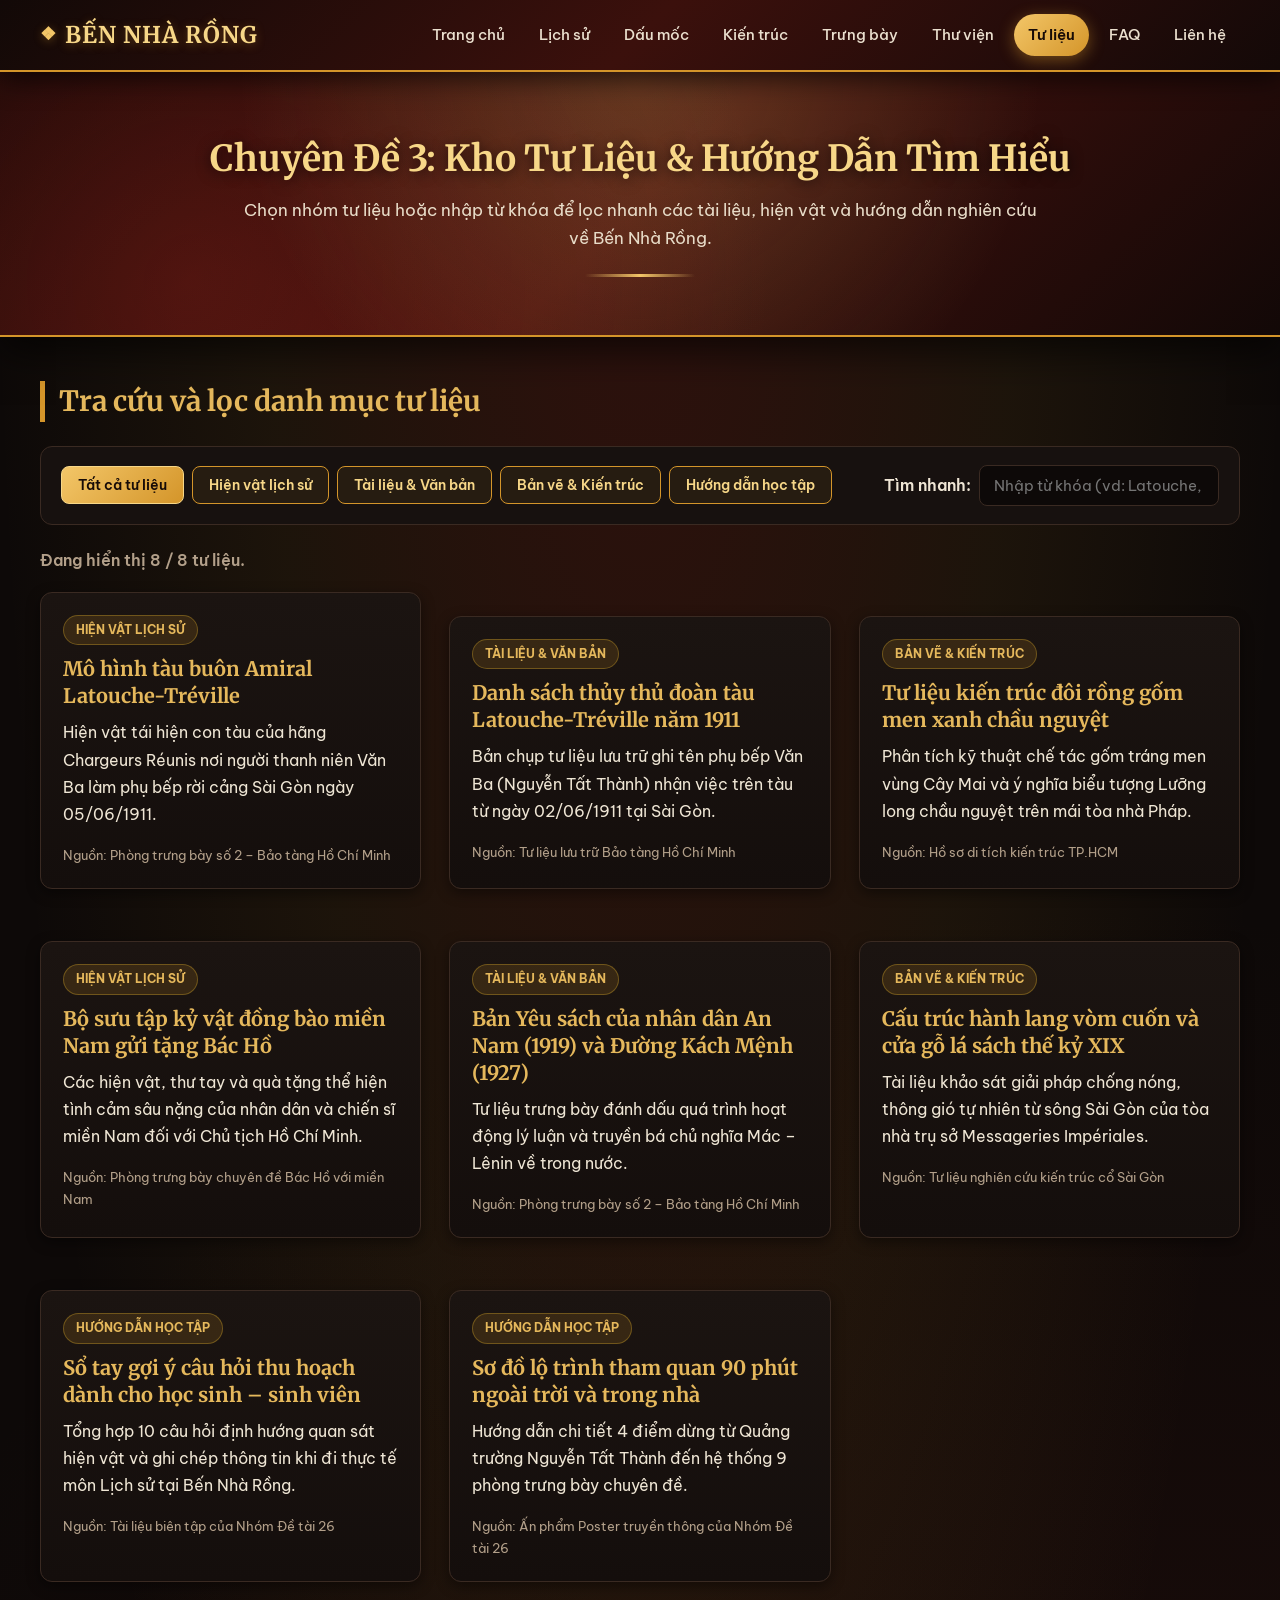
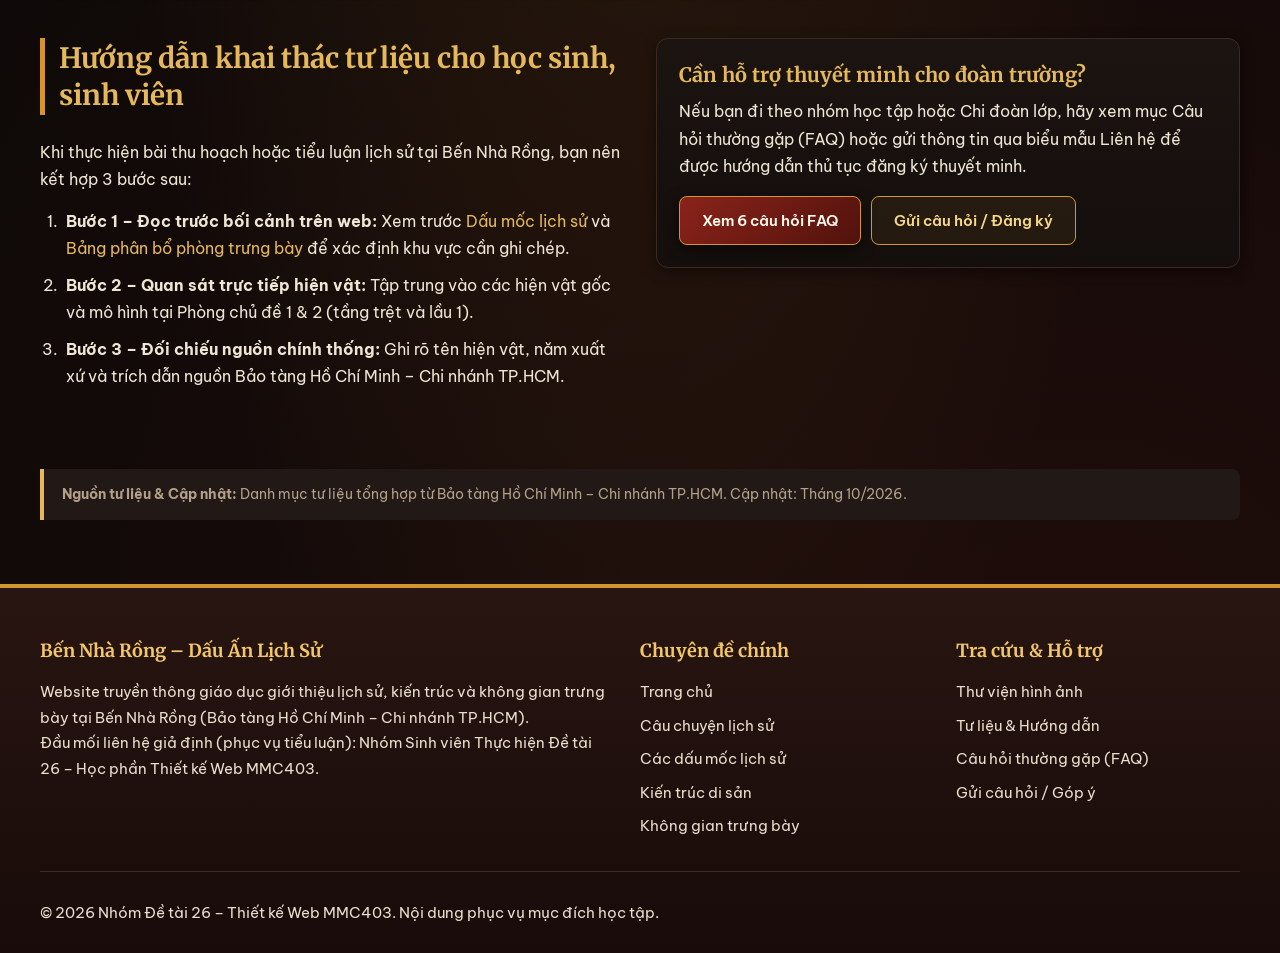
<file: tu-lieu.html>
<!DOCTYPE html>
<html lang="vi">
<head>
  <meta charset="UTF-8">
  <meta name="viewport" content="width=device-width, initial-scale=1.0">
  <title>Tư Liệu & Hướng Dẫn Tìm Hiểu - Bến Nhà Rồng Dấu Ấn Lịch Sử</title>
  <link rel="stylesheet" href="css/style.css">
</head>
<body>
  <header class="site-header">
    <div class="container header-inner">
      <a href="index.html" class="logo">BẾN NHÀ RỒNG</a>
      <nav class="main-nav" aria-label="Điều hướng chính">
        <ul>
          <li><a href="index.html">Trang chủ</a></li>
          <li><a href="lich-su.html">Lịch sử</a></li>
          <li><a href="dau-moc.html">Dấu mốc</a></li>
          <li><a href="kien-truc.html">Kiến trúc</a></li>
          <li><a href="trung-bay.html">Trưng bày</a></li>
          <li><a href="thu-vien.html">Thư viện</a></li>
          <li><a href="tu-lieu.html" class="active" aria-current="page">Tư liệu</a></li>
          <li><a href="faq.html">FAQ</a></li>
          <li><a href="lien-he.html">Liên hệ</a></li>
        </ul>
      </nav>
    </div>
  </header>

  <main>
    <section class="page-banner">
      <div class="container">
        <h1>Chuyên Đề 3: Kho Tư Liệu & Hướng Dẫn Tìm Hiểu</h1>
        <p>Chọn nhóm tư liệu hoặc nhập từ khóa để lọc nhanh các tài liệu, hiện vật và hướng dẫn nghiên cứu về Bến Nhà Rồng.</p>
      </div>
    </section>

    <div class="container">
      <section>
        <h2 class="section-title">Tra cứu và lọc danh mục tư liệu</h2>

        <div class="filter-bar">
          <div class="filter-buttons" role="group" aria-label="Lọc theo nhóm tư liệu">
            <button type="button" class="btn btn-outline filter-btn active" data-category="all" aria-pressed="true">Tất cả tư liệu</button>
            <button type="button" class="btn btn-outline filter-btn" data-category="hien-vat" aria-pressed="false">Hiện vật lịch sử</button>
            <button type="button" class="btn btn-outline filter-btn" data-category="van-ban" aria-pressed="false">Tài liệu & Văn bản</button>
            <button type="button" class="btn btn-outline filter-btn" data-category="kien-truc" aria-pressed="false">Bản vẽ & Kiến trúc</button>
            <button type="button" class="btn btn-outline filter-btn" data-category="huong-dan" aria-pressed="false">Hướng dẫn học tập</button>
          </div>
          <div class="filter-search">
            <label for="searchDocInput">Tìm nhanh:</label>
            <input type="text" id="searchDocInput" placeholder="Nhập từ khóa (vd: Latouche, rồng...)">
          </div>
        </div>

        <p id="filterStatus" class="filter-status" aria-live="polite">Đang hiển thị 8 / 8 tư liệu.</p>

        <div class="grid-3" id="documentGrid"></div>

        <div class="empty-state" id="emptyDocState">
          <h3>Không tìm thấy tư liệu phù hợp</h3>
          <p>Không có tư liệu nào khớp với nhóm hoặc từ khóa bạn vừa chọn. Vui lòng thử từ khóa khác hoặc nhấn nút bên dưới để xem lại toàn bộ danh sách.</p>
          <button type="button" class="btn" id="resetFilterBtn">Hiển thị lại tất cả tư liệu</button>
        </div>
      </section>

      <section class="grid-2">
        <div>
          <h2 class="section-title">Hướng dẫn khai thác tư liệu cho học sinh, sinh viên</h2>
          <p>Khi thực hiện bài thu hoạch hoặc tiểu luận lịch sử tại Bến Nhà Rồng, bạn nên kết hợp 3 bước sau:</p>
          <ol class="feature-list">
            <li><strong>Bước 1 – Đọc trước bối cảnh trên web:</strong> Xem trước <a href="dau-moc.html">Dấu mốc lịch sử</a> và <a href="trung-bay.html">Bảng phân bổ phòng trưng bày</a> để xác định khu vực cần ghi chép.</li>
            <li><strong>Bước 2 – Quan sát trực tiếp hiện vật:</strong> Tập trung vào các hiện vật gốc và mô hình tại Phòng chủ đề 1 & 2 (tầng trệt và lầu 1).</li>
            <li><strong>Bước 3 – Đối chiếu nguồn chính thống:</strong> Ghi rõ tên hiện vật, năm xuất xứ và trích dẫn nguồn Bảo tàng Hồ Chí Minh – Chi nhánh TP.HCM.</li>
          </ol>
        </div>
        <div class="card">
          <div class="card-body">
            <h3>Cần hỗ trợ thuyết minh cho đoàn trường?</h3>
            <p>Nếu bạn đi theo nhóm học tập hoặc Chi đoàn lớp, hãy xem mục Câu hỏi thường gặp (FAQ) hoặc gửi thông tin qua biểu mẫu Liên hệ để được hướng dẫn thủ tục đăng ký thuyết minh.</p>
            <div class="btn-group">
              <a href="faq.html" class="btn">Xem 6 câu hỏi FAQ</a>
              <a href="lien-he.html" class="btn btn-outline">Gửi câu hỏi / Đăng ký</a>
            </div>
          </div>
        </div>
      </section>

      <p class="source-note">
        <strong>Nguồn tư liệu & Cập nhật:</strong> Danh mục tư liệu tổng hợp từ Bảo tàng Hồ Chí Minh – Chi nhánh TP.HCM. Cập nhật: Tháng 10/2026.
      </p>
    </div>
  </main>

  <footer class="site-footer">
    <div class="container">
      <div class="footer-grid">
        <div>
          <h4>Bến Nhà Rồng – Dấu Ấn Lịch Sử</h4>
          <p>Website truyền thông giáo dục giới thiệu lịch sử, kiến trúc và không gian trưng bày tại Bến Nhà Rồng (Bảo tàng Hồ Chí Minh – Chi nhánh TP.HCM).</p>
          <p>Đầu mối liên hệ giả định (phục vụ tiểu luận): Nhóm Sinh viên Thực hiện Đề tài 26 – Học phần Thiết kế Web MMC403.</p>
        </div>
        <div>
          <h4>Chuyên đề chính</h4>
          <ul>
            <li><a href="index.html">Trang chủ</a></li>
            <li><a href="lich-su.html">Câu chuyện lịch sử</a></li>
            <li><a href="dau-moc.html">Các dấu mốc lịch sử</a></li>
            <li><a href="kien-truc.html">Kiến trúc di sản</a></li>
            <li><a href="trung-bay.html">Không gian trưng bày</a></li>
          </ul>
        </div>
        <div>
          <h4>Tra cứu & Hỗ trợ</h4>
          <ul>
            <li><a href="thu-vien.html">Thư viện hình ảnh</a></li>
            <li><a href="tu-lieu.html">Tư liệu & Hướng dẫn</a></li>
            <li><a href="faq.html">Câu hỏi thường gặp (FAQ)</a></li>
            <li><a href="lien-he.html">Gửi câu hỏi / Góp ý</a></li>
          </ul>
        </div>
      </div>
      <p>&copy; 2026 Nhóm Đề tài 26 – Thiết kế Web MMC403. Nội dung phục vụ mục đích học tập.</p>
    </div>
  </footer>

  <script src="js/filter.js"></script>
</body>
</html>
</file>
<file: css/style.css>
@import url("https://fonts.googleapis.com/css2?family=Be+Vietnam+Pro:ital,wght@0,400;0,500;0,600;0,700;1,400&family=Merriweather:ital,wght@0,700;0,900;1,400&display=swap");

* {
  box-sizing: border-box;
  margin: 0;
  padding: 0;
}

html {
  scroll-behavior: smooth;
}

body {
  font-family: "Be Vietnam Pro", "Segoe UI", Tahoma, Arial, sans-serif;
  background-color: #0d0908;
  background-image:
    radial-gradient(ellipse at 50% 0%, rgba(122, 31, 23, 0.32) 0%, rgba(212, 149, 42, 0.08) 42%, transparent 72%),
    radial-gradient(circle at 85% 90%, rgba(122, 31, 23, 0.16) 0%, transparent 55%);
  color: #efe6d5;
  line-height: 1.7;
  overflow-x: hidden;
}

button,
input,
select,
textarea {
  font-family: "Be Vietnam Pro", "Segoe UI", Tahoma, Arial, sans-serif;
}

img {
  max-width: 100%;
  height: auto;
  display: block;
}

a {
  color: #e5b85c;
  text-decoration: none;
  transition: 0.2s;
}

a:hover,
a:focus,
a:focus-visible {
  color: #f7d788;
}

a:focus,
a:focus-visible,
button:focus,
button:focus-visible,
input:focus,
input:focus-visible,
select:focus,
select:focus-visible,
textarea:focus,
textarea:focus-visible,
.gallery-item:focus,
.gallery-item:focus-visible {
  outline: 2px solid #f7d788;
  outline-offset: 2px;
}

body.modal-open {
  overflow: hidden;
}

.container {
  width: 92%;
  max-width: 1200px;
  margin: 0 auto;
}

.site-header {
  background: linear-gradient(135deg, #120907 0%, #3b100c 50%, #140908 100%);
  color: #fff8eb;
  border-bottom: 2px solid #d4952a;
  position: sticky;
  top: 0;
  z-index: 100;
  box-shadow: 0 6px 28px rgba(0, 0, 0, 0.7);
}

.header-inner {
  display: flex;
  justify-content: space-between;
  align-items: center;
  padding: 14px 0;
  flex-wrap: wrap;
  gap: 14px;
}

.logo {
  font-family: "Merriweather", Georgia, "Times New Roman", Times, serif;
  font-size: 23px;
  font-weight: bold;
  color: #f7d788;
  letter-spacing: 1px;
  display: inline-flex;
  align-items: center;
  gap: 8px;
  text-shadow: 0 2px 10px rgba(212, 149, 42, 0.35);
}

.logo::before {
  content: "❖";
  color: #f3c668;
  font-size: 18px;
}

.logo:hover,
.logo:focus,
.logo:focus-visible {
  color: #ffffff;
}

.main-nav ul {
  list-style: none;
  display: flex;
  flex-wrap: wrap;
  gap: 6px;
}

.main-nav a {
  color: #eadfce;
  padding: 8px 14px;
  border-radius: 30px;
  font-size: 15px;
  font-weight: 500;
  display: inline-block;
  transition: 0.2s;
}

.main-nav a:hover,
.main-nav a:focus,
.main-nav a:focus-visible,
.main-nav a.active {
  background: linear-gradient(135deg, #f3c668 0%, #d4952a 100%);
  color: #170b07;
  font-weight: 600;
  box-shadow: 0 4px 16px rgba(212, 149, 42, 0.45);
}

.page-banner {
  background:
    radial-gradient(circle at 50% 0%, rgba(243, 198, 104, 0.22), transparent 58%),
    radial-gradient(circle at 15% 80%, rgba(153, 36, 26, 0.35), transparent 52%),
    linear-gradient(135deg, #110706 0%, #42110d 50%, #120807 100%);
  color: #fff8eb;
  padding: 64px 0 58px;
  text-align: center;
  margin-bottom: 44px;
  border-bottom: 2px solid #d4952a;
  box-shadow: 0 14px 36px rgba(0, 0, 0, 0.65);
  position: relative;
}

.page-banner::after {
  content: "";
  display: block;
  width: 110px;
  height: 3px;
  background: linear-gradient(90deg, transparent, #f3c668, transparent);
  margin: 22px auto 0;
  border-radius: 2px;
}

.page-banner h1 {
  font-family: "Merriweather", Georgia, "Times New Roman", Times, serif;
  font-size: 36px;
  line-height: 1.3;
  margin-bottom: 14px;
  color: #f7d788;
  text-shadow: 0 2px 14px rgba(0, 0, 0, 0.7);
}

.page-banner p {
  max-width: 800px;
  margin: 0 auto;
  font-size: 17px;
  color: #e8dcc8;
  line-height: 1.65;
}

section,
.story-section {
  margin-bottom: 56px;
}

.section-title {
  font-family: "Merriweather", Georgia, "Times New Roman", Times, serif;
  font-size: 28px;
  color: #e5b85c;
  border-left: 5px solid #d4952a;
  padding: 2px 0 2px 14px;
  margin-bottom: 24px;
  line-height: 1.3;
}

.section-intro {
  margin-bottom: 20px;
}

.grid-3 {
  display: grid;
  grid-template-columns: repeat(3, 1fr);
  gap: 28px;
}

.grid-2 {
  display: grid;
  grid-template-columns: repeat(2, 1fr);
  gap: 32px;
  align-items: start;
}

.card {
  background: linear-gradient(180deg, #1b1411 0%, #140e0c 100%);
  border: 1px solid #3a2a22;
  border-radius: 12px;
  overflow: hidden;
  display: flex;
  flex-direction: column;
  box-shadow: 0 4px 14px rgba(0, 0, 0, 0.45);
  transition: 0.3s;
}

.card + .card {
  margin-top: 24px;
}

.card:hover,
.card:focus,
.card:focus-within {
  transform: translateY(-5px);
  box-shadow: 0 16px 36px rgba(0, 0, 0, 0.75);
  border-color: #d4952a;
}

.card figure {
  margin: 0;
  overflow: hidden;
  position: relative;
}

.card img {
  width: 100%;
  height: 240px;
  object-fit: cover;
  transition: 0.5s;
}

.card:hover img,
.card:focus-within img {
  transform: scale(1.03);
}

.card img.img-full {
  height: auto;
  object-fit: contain;
}

.card:hover img.img-full,
.card:focus-within img.img-full {
  transform: none;
}

.card figcaption {
  font-size: 13px;
  color: #b3a08a;
  background-color: #221815;
  padding: 8px 14px;
  border-top: 1px solid #3a2a22;
  border-bottom: 1px solid #3a2a22;
  font-style: italic;
}

.card-body {
  padding: 22px;
  flex: 1;
}

.card-body h3 {
  font-family: "Merriweather", Georgia, "Times New Roman", Times, serif;
  color: #e5b85c;
  margin-bottom: 10px;
  font-size: 20px;
  line-height: 1.35;
}

.card-body p {
  margin-bottom: 16px;
  color: #efe6d5;
}

.card-body p.card-source {
  font-size: 13px;
  color: #b3a08a;
  margin-bottom: 0;
}

.badge {
  display: inline-block;
  background-color: rgba(212, 149, 42, 0.16);
  color: #e5b85c;
  border: 1px solid rgba(197, 155, 39, 0.4);
  font-size: 12px;
  font-weight: bold;
  text-transform: uppercase;
  padding: 4px 12px;
  border-radius: 30px;
  margin-bottom: 10px;
}

.feature-list {
  padding-left: 22px;
  margin: 14px 0 22px;
}

.feature-list li {
  margin-bottom: 10px;
  padding-left: 4px;
}

.btn-group {
  display: flex;
  flex-wrap: wrap;
  gap: 10px;
  align-items: center;
}

.btn {
  display: inline-block;
  background: linear-gradient(135deg, #8a231a 0%, #52120d 100%);
  color: #fff8eb;
  padding: 11px 22px;
  border-radius: 8px;
  border: 1px solid #d4952a;
  font-weight: 600;
  cursor: pointer;
  font-size: 15px;
  box-shadow: 0 4px 14px rgba(0, 0, 0, 0.5);
  transition: 0.2s;
}

.btn:hover,
.btn:focus,
.btn:focus-visible {
  background: linear-gradient(135deg, #f3c668 0%, #d4952a 100%);
  border-color: #f7d788;
  color: #170b07;
  transform: translateY(-2px);
}

.btn-outline {
  background: rgba(212, 149, 42, 0.08);
  color: #f7d788;
  border: 1px solid #d4952a;
  box-shadow: none;
}

.btn-outline.active,
.btn-outline:hover,
.btn-outline:focus,
.btn-outline:focus-visible {
  background: linear-gradient(135deg, #f3c668 0%, #d4952a 100%);
  border-color: #f7d788;
  color: #170b07;
}

.timeline {
  border-left: 4px solid #e5b85c;
  margin-left: 18px;
  padding-left: 28px;
}

.timeline-item {
  position: relative;
  margin-bottom: 28px;
  background: #17110f;
  border: 1px solid #3a2a22;
  border-radius: 12px;
  padding: 22px;
  box-shadow: 0 4px 14px rgba(0, 0, 0, 0.45);
  transition: 0.2s;
}

.timeline-item:hover,
.timeline-item:focus-within {
  transform: translateX(4px);
  border-color: #d4952a;
}

.timeline-item::before {
  content: "";
  position: absolute;
  left: -39px;
  top: 24px;
  width: 18px;
  height: 18px;
  background-color: #d4952a;
  border: 3px solid #e5b85c;
  border-radius: 50%;
}

.timeline-year {
  font-family: "Merriweather", Georgia, "Times New Roman", Times, serif;
  font-weight: bold;
  color: #e5b85c;
  font-size: 20px;
  margin-bottom: 8px;
}

.table-wrapper {
  overflow-x: auto;
  background: #17110f;
  border: 1px solid #3a2a22;
  border-radius: 12px;
  padding: 20px;
}

.data-table {
  width: 100%;
  border-collapse: collapse;
  text-align: left;
}

.data-table caption {
  font-family: "Merriweather", Georgia, "Times New Roman", Times, serif;
  font-weight: bold;
  font-size: 19px;
  color: #e5b85c;
  margin-bottom: 14px;
  text-align: left;
}

.data-table th,
.data-table td {
  border: 1px solid #3a2a22;
  padding: 14px 16px;
  vertical-align: top;
}

.data-table th {
  background: linear-gradient(135deg, #5e1812 0%, #360d0a 100%);
  color: #f7d788;
  font-weight: 600;
  border-bottom: 2px solid #d4952a;
}

.data-table tbody tr:nth-child(even) {
  background-color: #1d1512;
}

.data-table tbody tr:hover {
  background-color: #2a1e19;
}

.filter-bar {
  display: flex;
  flex-wrap: wrap;
  gap: 14px;
  align-items: center;
  justify-content: space-between;
  background: #17110f;
  padding: 18px 20px;
  border: 1px solid #3a2a22;
  border-radius: 12px;
  margin-bottom: 22px;
}

.filter-buttons {
  display: flex;
  flex-wrap: wrap;
  gap: 8px;
}

.filter-buttons .btn {
  padding: 9px 16px;
  font-size: 14px;
}

.filter-search {
  display: flex;
  align-items: center;
  gap: 8px;
  flex-wrap: wrap;
}

.filter-search label {
  font-weight: 600;
}

.filter-search input {
  padding: 10px 14px;
  border: 1px solid #3a2a22;
  border-radius: 8px;
  min-width: 240px;
  font-size: 15px;
  color: #efe6d5;
  background-color: #0d0908;
}

.filter-search input:focus,
.filter-search input:focus-visible {
  border-color: #d4952a;
}

.filter-status {
  margin-bottom: 18px;
  font-weight: 600;
  color: #b3a08a;
}

.empty-state {
  display: none;
  background-color: rgba(212, 149, 42, 0.08);
  border: 2px dashed #d4952a;
  color: #efe6d5;
  padding: 32px 24px;
  text-align: center;
  border-radius: 12px;
  margin-top: 18px;
}

.empty-state.visible {
  display: block;
}

.empty-state .btn {
  margin-top: 12px;
}

.gallery-grid {
  display: grid;
  grid-template-columns: repeat(3, 1fr);
  gap: 24px;
}

.gallery-item {
  background: #17110f;
  border: 1px solid #3a2a22;
  border-radius: 12px;
  overflow: hidden;
  cursor: pointer;
  transition: 0.3s;
  text-align: left;
  width: 100%;
}

.gallery-item:hover,
.gallery-item:focus,
.gallery-item:focus-visible {
  transform: translateY(-6px);
  border-color: #d4952a;
}

.gallery-item img {
  width: 100%;
  height: 220px;
  object-fit: cover;
  transition: 0.5s;
}

.gallery-item:hover img,
.gallery-item:focus img,
.gallery-item:focus-visible img {
  transform: scale(1.04);
}

.gallery-caption {
  padding: 14px 16px;
}

.gallery-caption strong {
  display: block;
  font-family: "Merriweather", Georgia, "Times New Roman", Times, serif;
  color: #e5b85c;
  font-size: 16px;
  margin-bottom: 4px;
}

.gallery-caption span {
  font-size: 14px;
  color: #b3a08a;
}

.lightbox-modal {
  display: none;
  position: fixed;
  top: 0;
  left: 0;
  right: 0;
  bottom: 0;
  background-color: rgba(24, 14, 11, 0.88);
  z-index: 1000;
  align-items: center;
  justify-content: center;
  padding: 16px;
  overflow-y: auto;
}

.lightbox-modal.is-open {
  display: flex;
}

.lightbox-content {
  background-color: #17110f;
  max-width: 840px;
  width: 100%;
  max-height: calc(100vh - 32px);
  border-radius: 12px;
  overflow-y: auto;
  border: 1px solid #d4952a;
  display: flex;
  flex-direction: column;
}

.lightbox-img-box {
  background-color: #160c0a;
  display: flex;
  justify-content: center;
  align-items: center;
  max-height: 52vh;
  overflow: hidden;
}

.lightbox-img-box img {
  max-height: 52vh;
  width: auto;
  object-fit: contain;
}

.lightbox-info {
  padding: 16px 22px;
}

.lightbox-info h3 {
  font-family: "Merriweather", Georgia, "Times New Roman", Times, serif;
  color: #e5b85c;
  margin-bottom: 6px;
}

.lightbox-counter {
  font-size: 13px;
  color: #b3a08a;
  margin-top: 6px;
}

.lightbox-controls {
  display: flex;
  justify-content: space-between;
  align-items: center;
  padding: 12px 22px;
  background-color: #221815;
  border-top: 1px solid #3a2a22;
  gap: 12px;
}

.lightbox-nav-btns {
  display: flex;
  flex-wrap: wrap;
  gap: 8px;
}

.faq-list {
  display: flex;
  flex-direction: column;
  gap: 16px;
}

.faq-item {
  background: #17110f;
  border: 1px solid #3a2a22;
  border-radius: 12px;
  overflow: hidden;
}

.faq-item.open {
  border-color: #d4952a;
}

.faq-question {
  width: 100%;
  background: #17110f;
  border: none;
  padding: 18px 22px;
  text-align: left;
  font-size: 17px;
  font-weight: bold;
  color: #e5b85c;
  display: flex;
  justify-content: space-between;
  align-items: center;
  cursor: pointer;
}

.faq-question:hover,
.faq-question:focus,
.faq-question:focus-visible {
  background-color: #221815;
}

.faq-answer {
  display: none;
  padding: 0 22px 20px;
  border-top: 1px solid #3a2a22;
  color: #efe6d5;
}

.faq-item.open .faq-answer {
  display: block;
  padding-top: 16px;
}

.form-box {
  background: #17110f;
  border: 1px solid #3a2a22;
  border-radius: 12px;
  padding: 28px;
}

.form-group {
  margin-bottom: 20px;
}

.form-group label,
.form-group .group-label {
  display: block;
  font-weight: 600;
  margin-bottom: 8px;
  color: #efe6d5;
}

.form-group input[type="text"],
.form-group input[type="email"],
.form-group select,
.form-group textarea {
  width: 100%;
  padding: 11px 14px;
  border: 1px solid #3a2a22;
  border-radius: 8px;
  font-size: 15px;
  color: #efe6d5;
  background-color: #0d0908;
}

.form-group input[type="text"]:focus,
.form-group input[type="text"]:focus-visible,
.form-group input[type="email"]:focus,
.form-group input[type="email"]:focus-visible,
.form-group select:focus,
.form-group select:focus-visible,
.form-group textarea:focus,
.form-group textarea:focus-visible {
  border-color: #d4952a;
}

.form-group .input-error {
  border-color: #f87171;
}

.radio-group {
  display: flex;
  flex-wrap: wrap;
  gap: 18px;
  margin-top: 8px;
  padding: 8px 10px;
  border: 1px solid transparent;
  border-radius: 8px;
}

.radio-group.input-error {
  border-color: #f87171;
  background-color: rgba(248, 113, 113, 0.06);
}

.radio-group label {
  font-weight: 400;
  display: flex;
  align-items: center;
  gap: 8px;
  cursor: pointer;
  margin-bottom: 0;
}

.error-msg {
  color: #f87171;
  font-size: 14px;
  margin-top: 5px;
  min-height: 18px;
}

.form-result {
  display: none;
  margin-top: 24px;
  background-color: rgba(22, 101, 52, 0.22);
  border: 2px solid #4ade80;
  border-radius: 12px;
  padding: 22px;
}

.form-result.visible {
  display: block;
}

.form-result h3 {
  color: #4ade80;
  margin-bottom: 10px;
}

.form-result p {
  margin-bottom: 10px;
}

.source-note {
  font-size: 14px;
  color: #b3a08a;
  background-color: #221815;
  padding: 14px 18px;
  border-left: 4px solid #e5b85c;
  border-radius: 0 8px 8px 0;
  margin-top: 24px;
}

.site-footer {
  background: linear-gradient(180deg, #281511 0%, #180b09 100%);
  color: #eadfce;
  padding: 48px 0 28px;
  margin-top: 64px;
  font-size: 15px;
  border-top: 4px solid #d4952a;
}

.footer-grid {
  display: grid;
  grid-template-columns: 2fr 1fr 1fr;
  gap: 32px;
  margin-bottom: 28px;
  padding-bottom: 24px;
  border-bottom: 1px solid rgba(234, 223, 206, 0.15);
}

.site-footer h4 {
  font-family: "Merriweather", Georgia, "Times New Roman", Times, serif;
  color: #f3c668;
  font-size: 18px;
  margin-bottom: 12px;
}

.site-footer ul {
  list-style: none;
}

.site-footer li {
  margin-bottom: 8px;
}

.site-footer a {
  color: #eadfce;
  display: inline-block;
}

.site-footer a:hover,
.site-footer a:focus,
.site-footer a:focus-visible {
  color: #f3c668;
}

@media screen and (max-width: 1366px) {
  .container {
    width: 94%;
  }
}

@media screen and (max-width: 768px) {
  .grid-3,
  .grid-2,
  .gallery-grid,
  .footer-grid {
    grid-template-columns: 1fr;
  }

  .header-inner {
    flex-direction: column;
    align-items: flex-start;
  }

  .page-banner {
    padding: 44px 0 40px;
  }

  .page-banner h1 {
    font-size: 28px;
  }

  .section-title {
    font-size: 24px;
  }

  .filter-search {
    width: 100%;
  }

  .filter-search input {
    width: 100%;
    min-width: 0;
  }
}

@media screen and (max-width: 390px) {
  .container {
    width: 94%;
  }

  .page-banner {
    padding: 32px 0;
  }

  .page-banner h1 {
    font-size: 23px;
  }

  .page-banner p {
    font-size: 15px;
  }

  .section-title {
    font-size: 21px;
  }

  .main-nav {
    width: 100%;
  }

  .main-nav ul {
    width: 100%;
    flex-direction: column;
    gap: 4px;
  }

  .main-nav a {
    display: block;
    width: 100%;
    padding: 8px 12px;
    border-radius: 8px;
  }

  .timeline {
    margin-left: 10px;
    padding-left: 20px;
  }

  .timeline-item {
    padding: 16px;
  }

  .timeline-item::before {
    left: -31px;
  }

  .table-wrapper {
    padding: 12px;
  }

  .data-table th,
  .data-table td {
    padding: 8px;
    font-size: 13px;
  }

  .form-box {
    padding: 18px;
  }

  .lightbox-img-box,
  .lightbox-img-box img {
    max-height: 42vh;
  }

  .lightbox-info {
    padding: 14px 16px;
  }

  .lightbox-controls {
    flex-wrap: wrap;
    padding: 12px 16px;
  }
}
</file>
